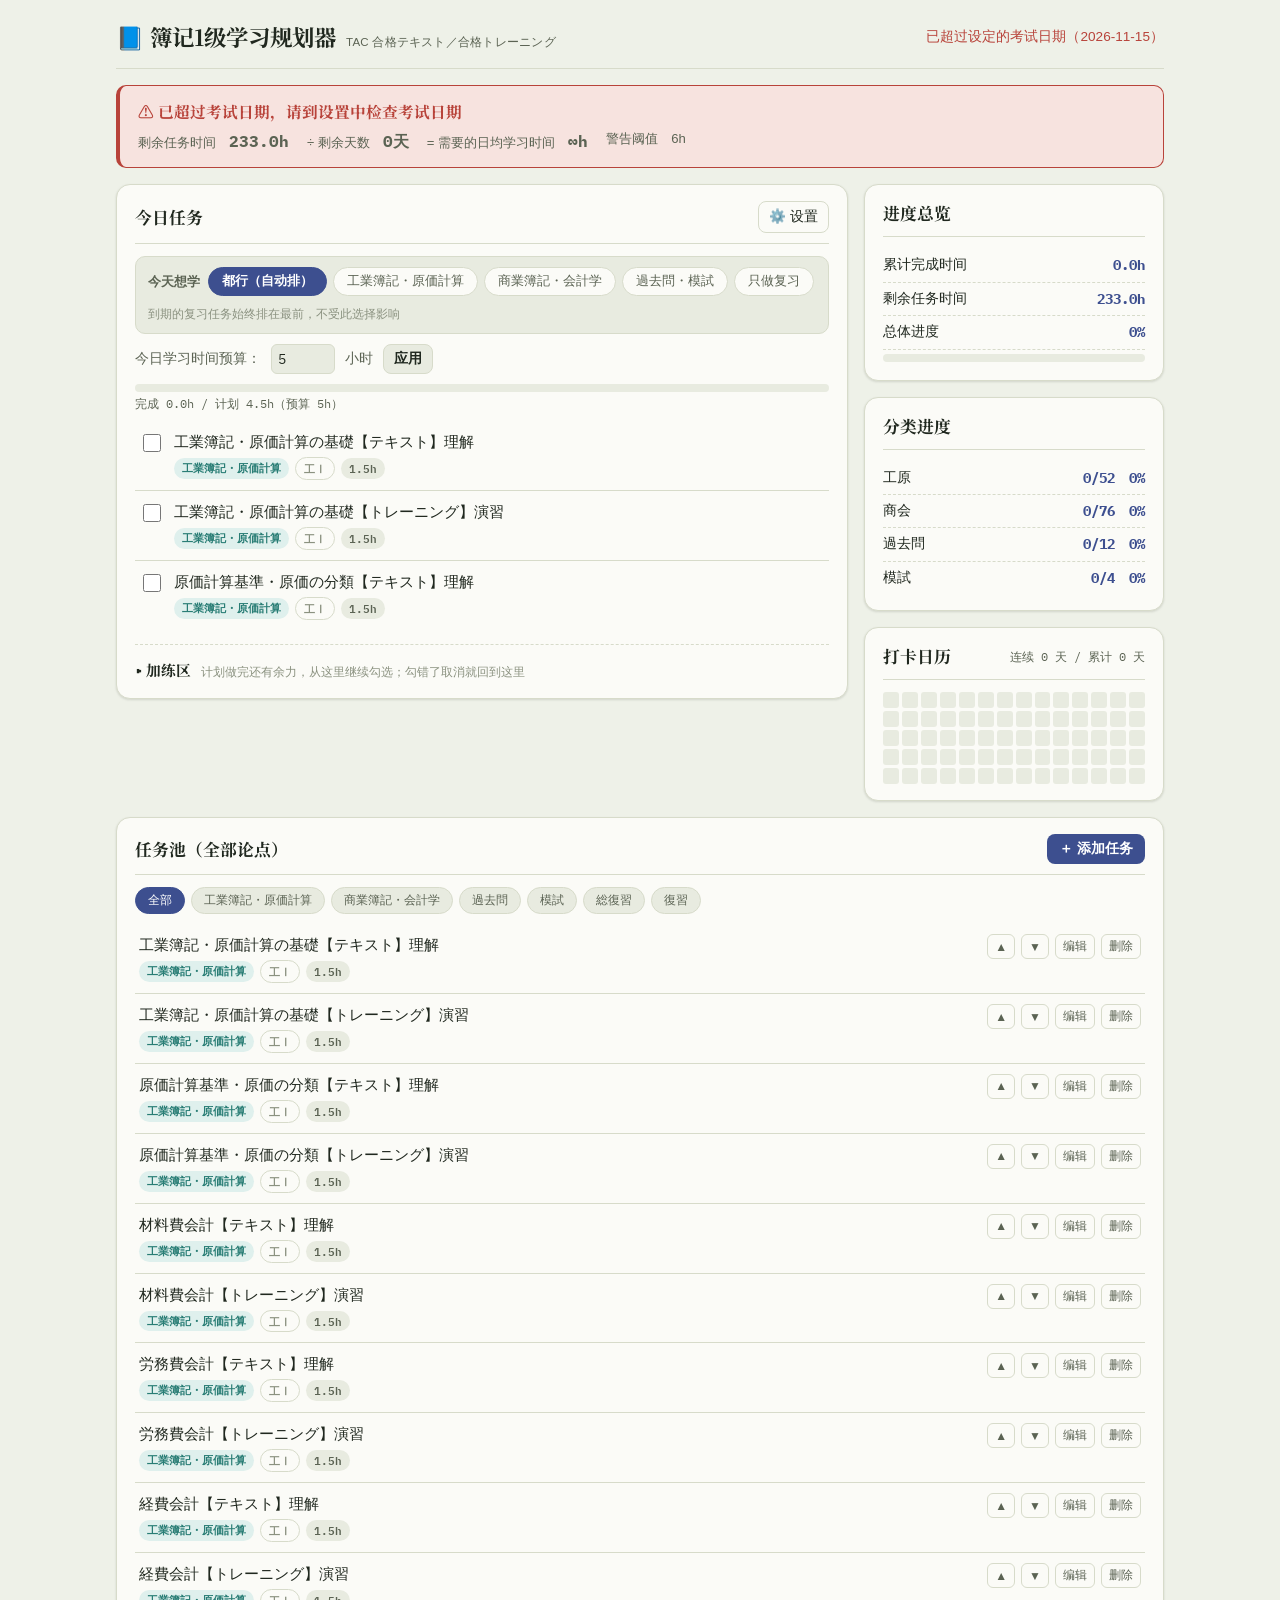
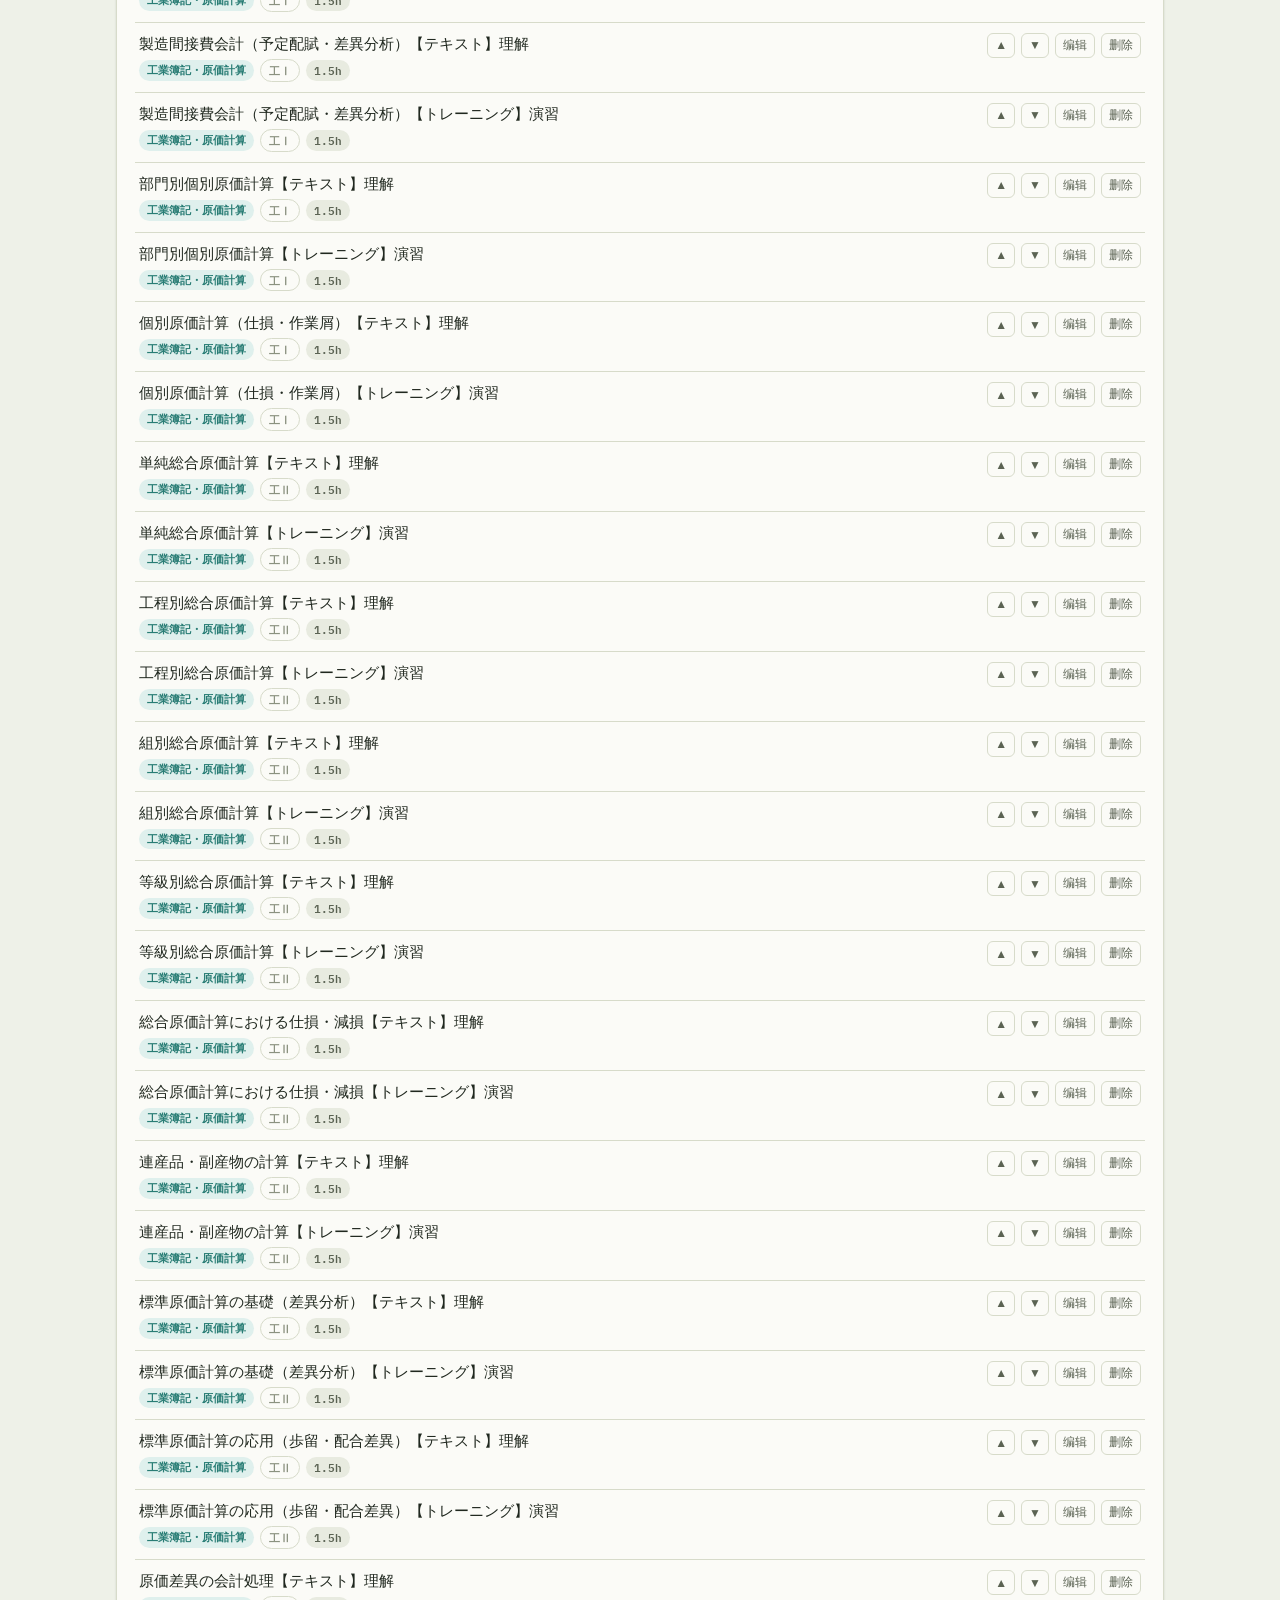
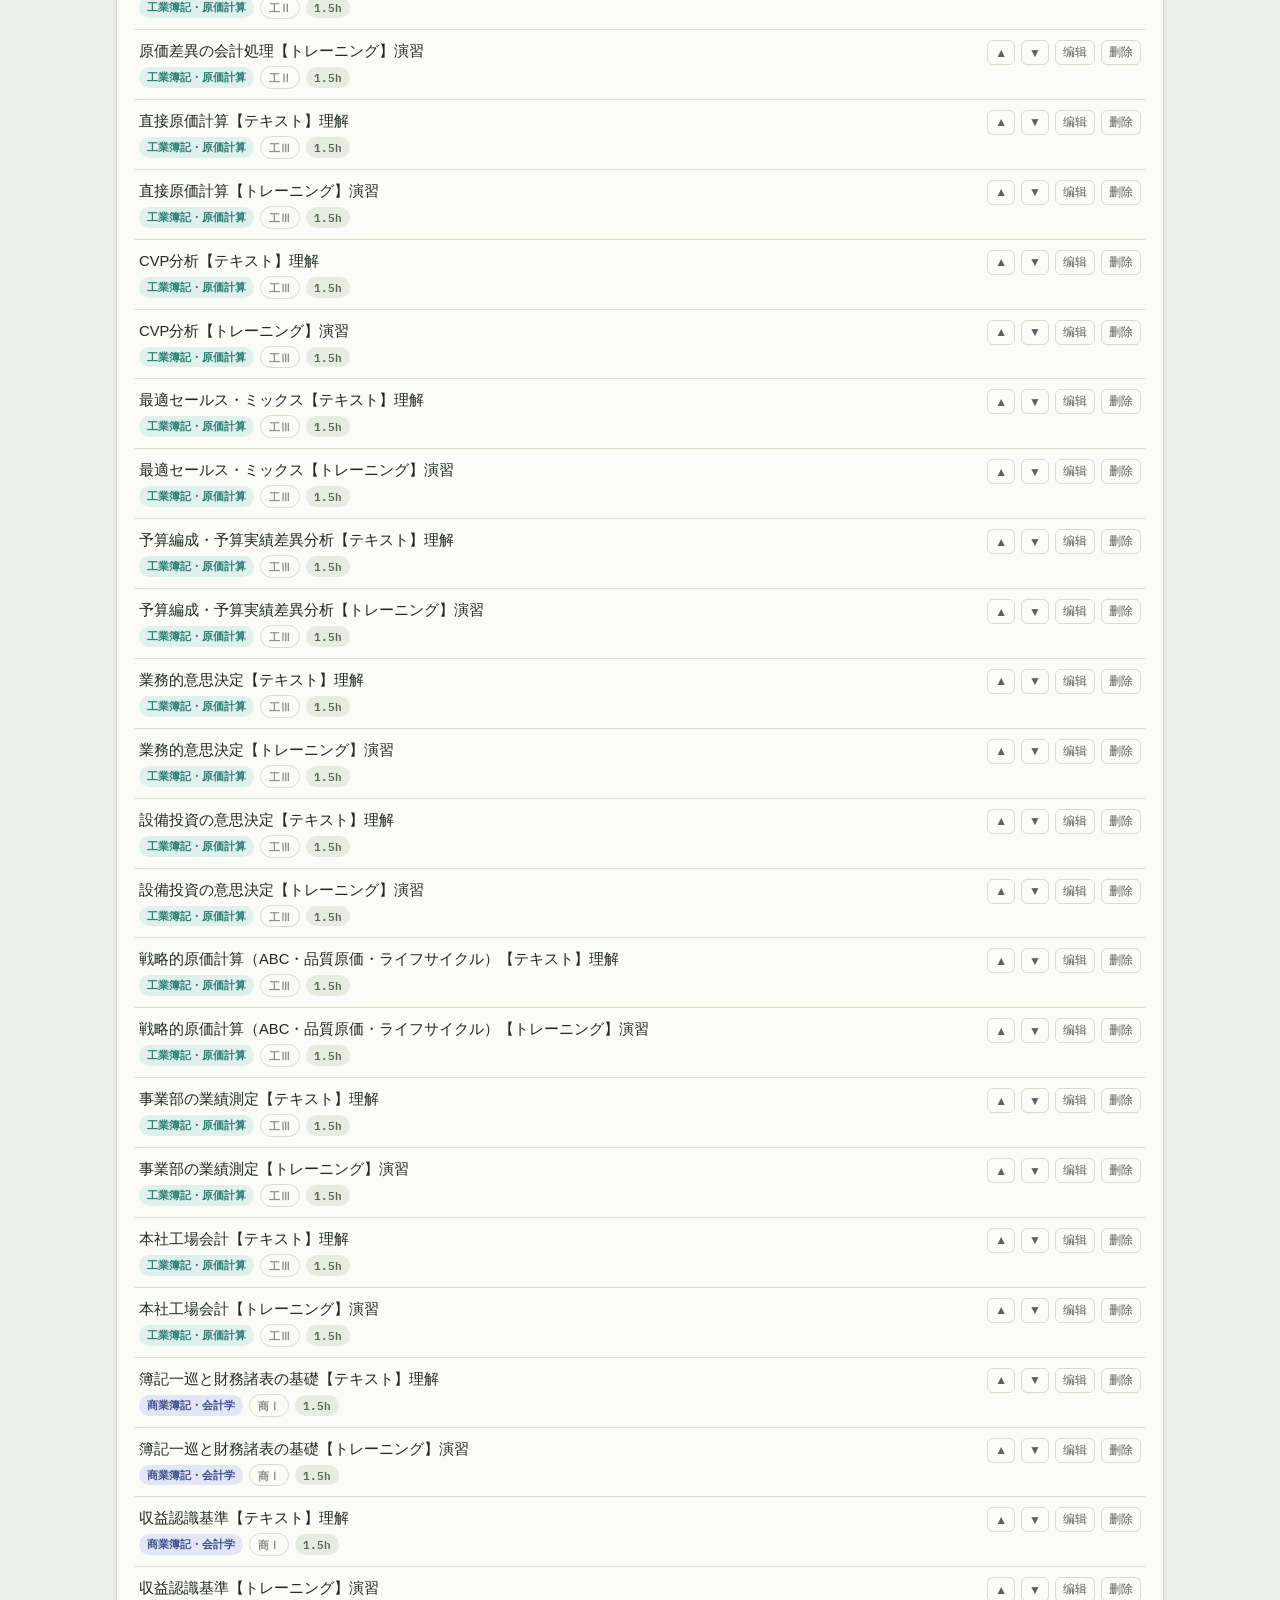
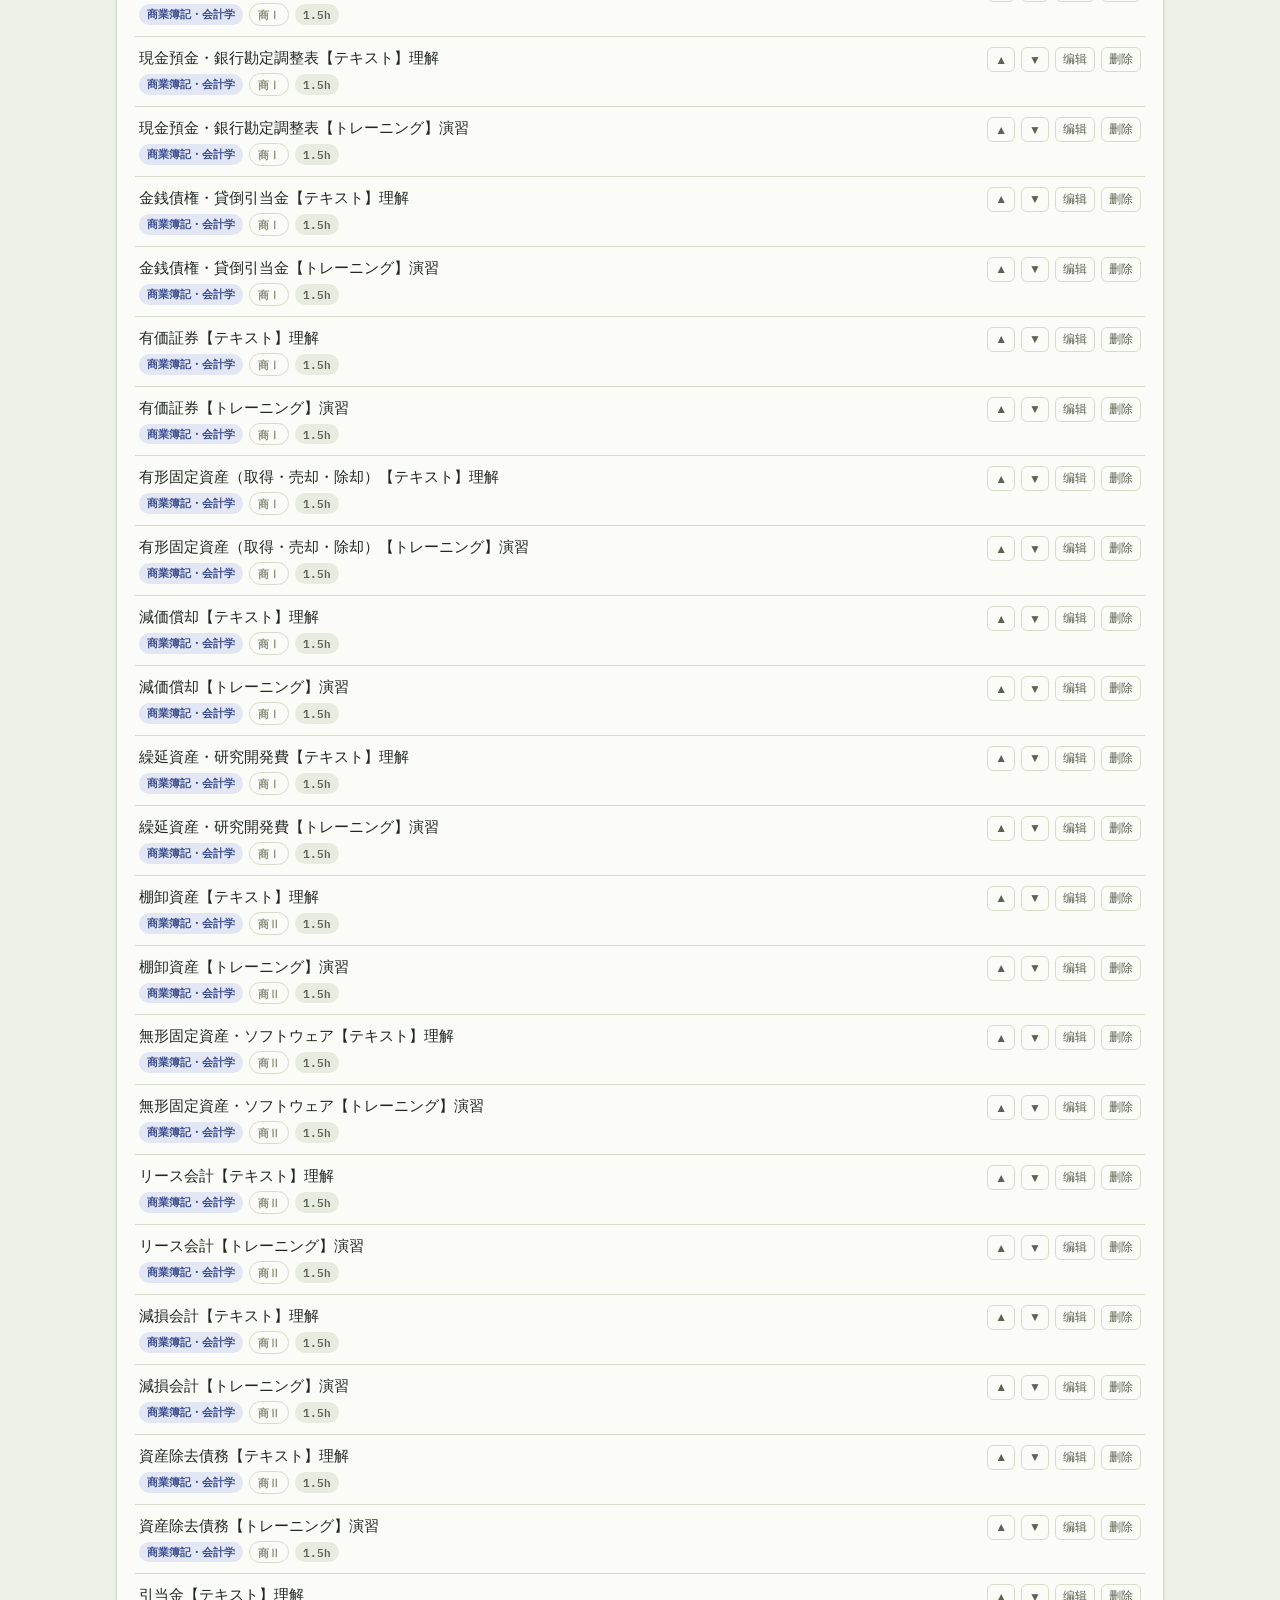
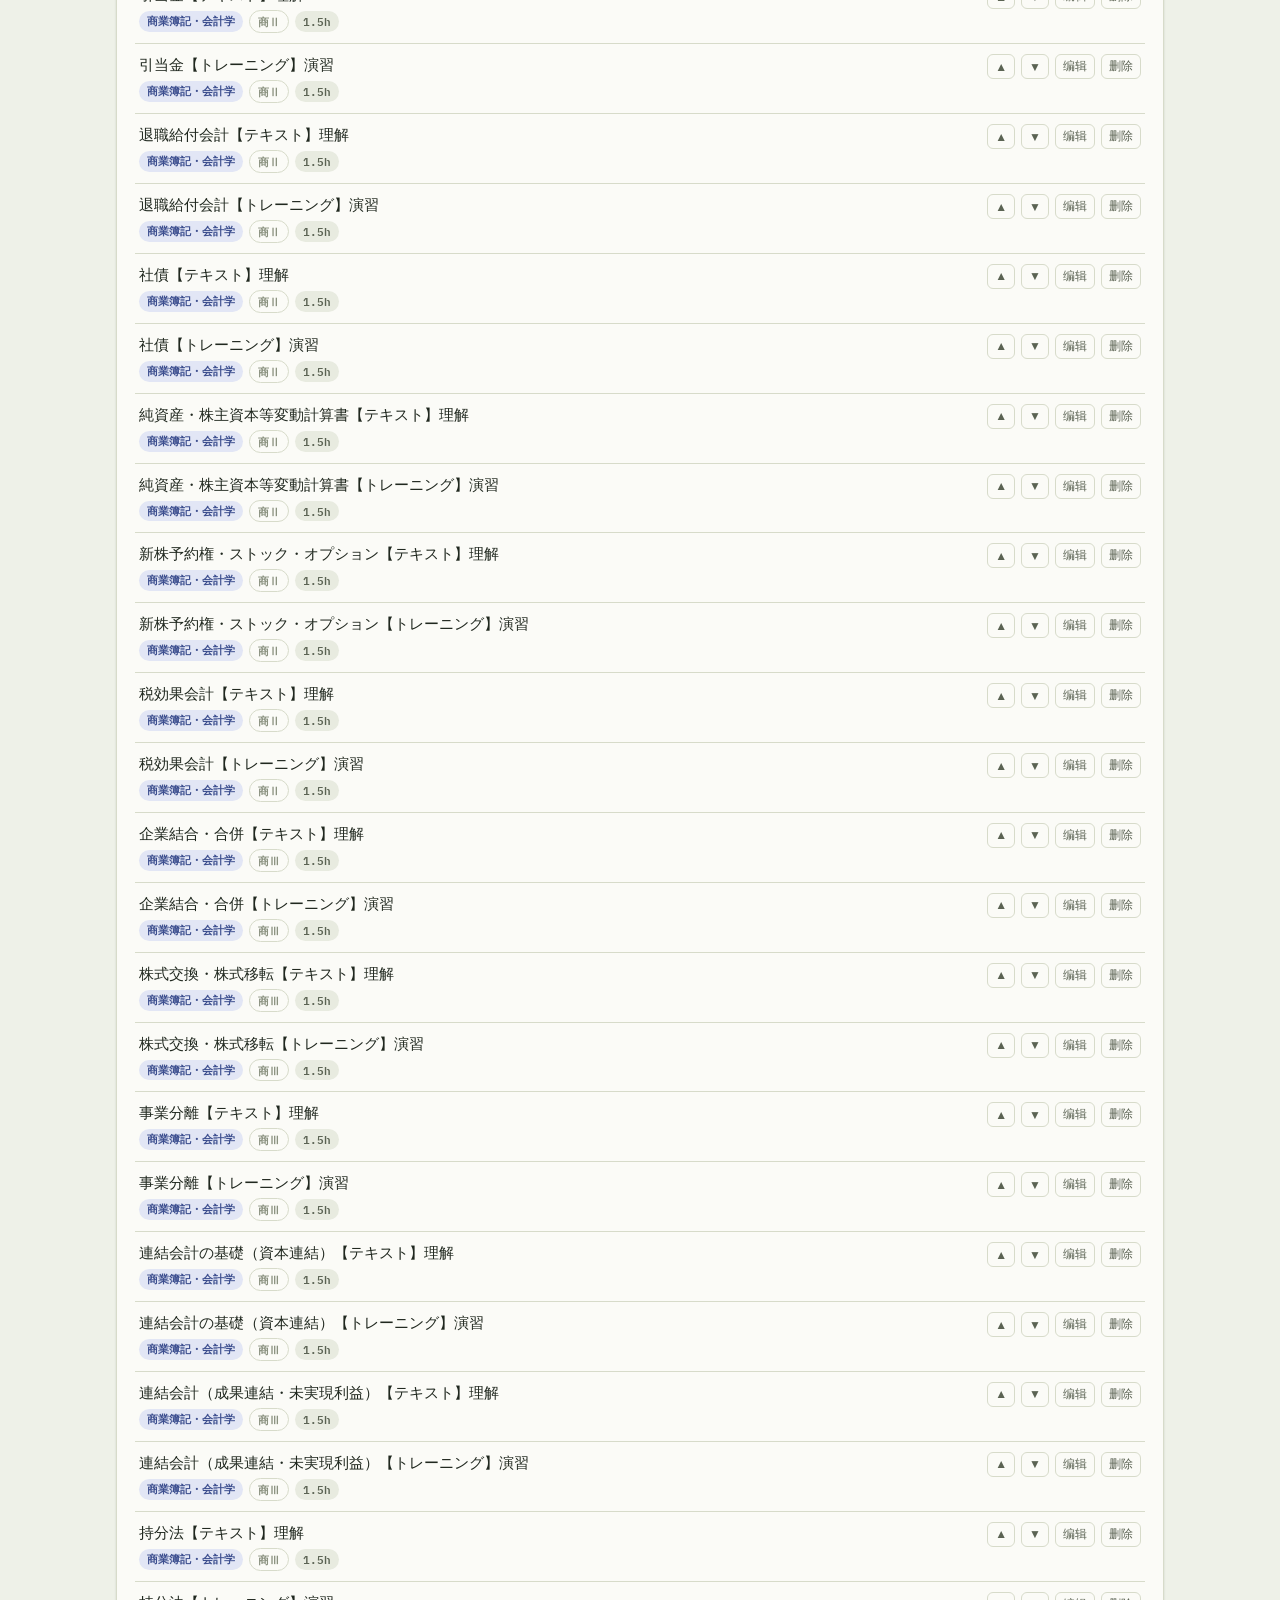
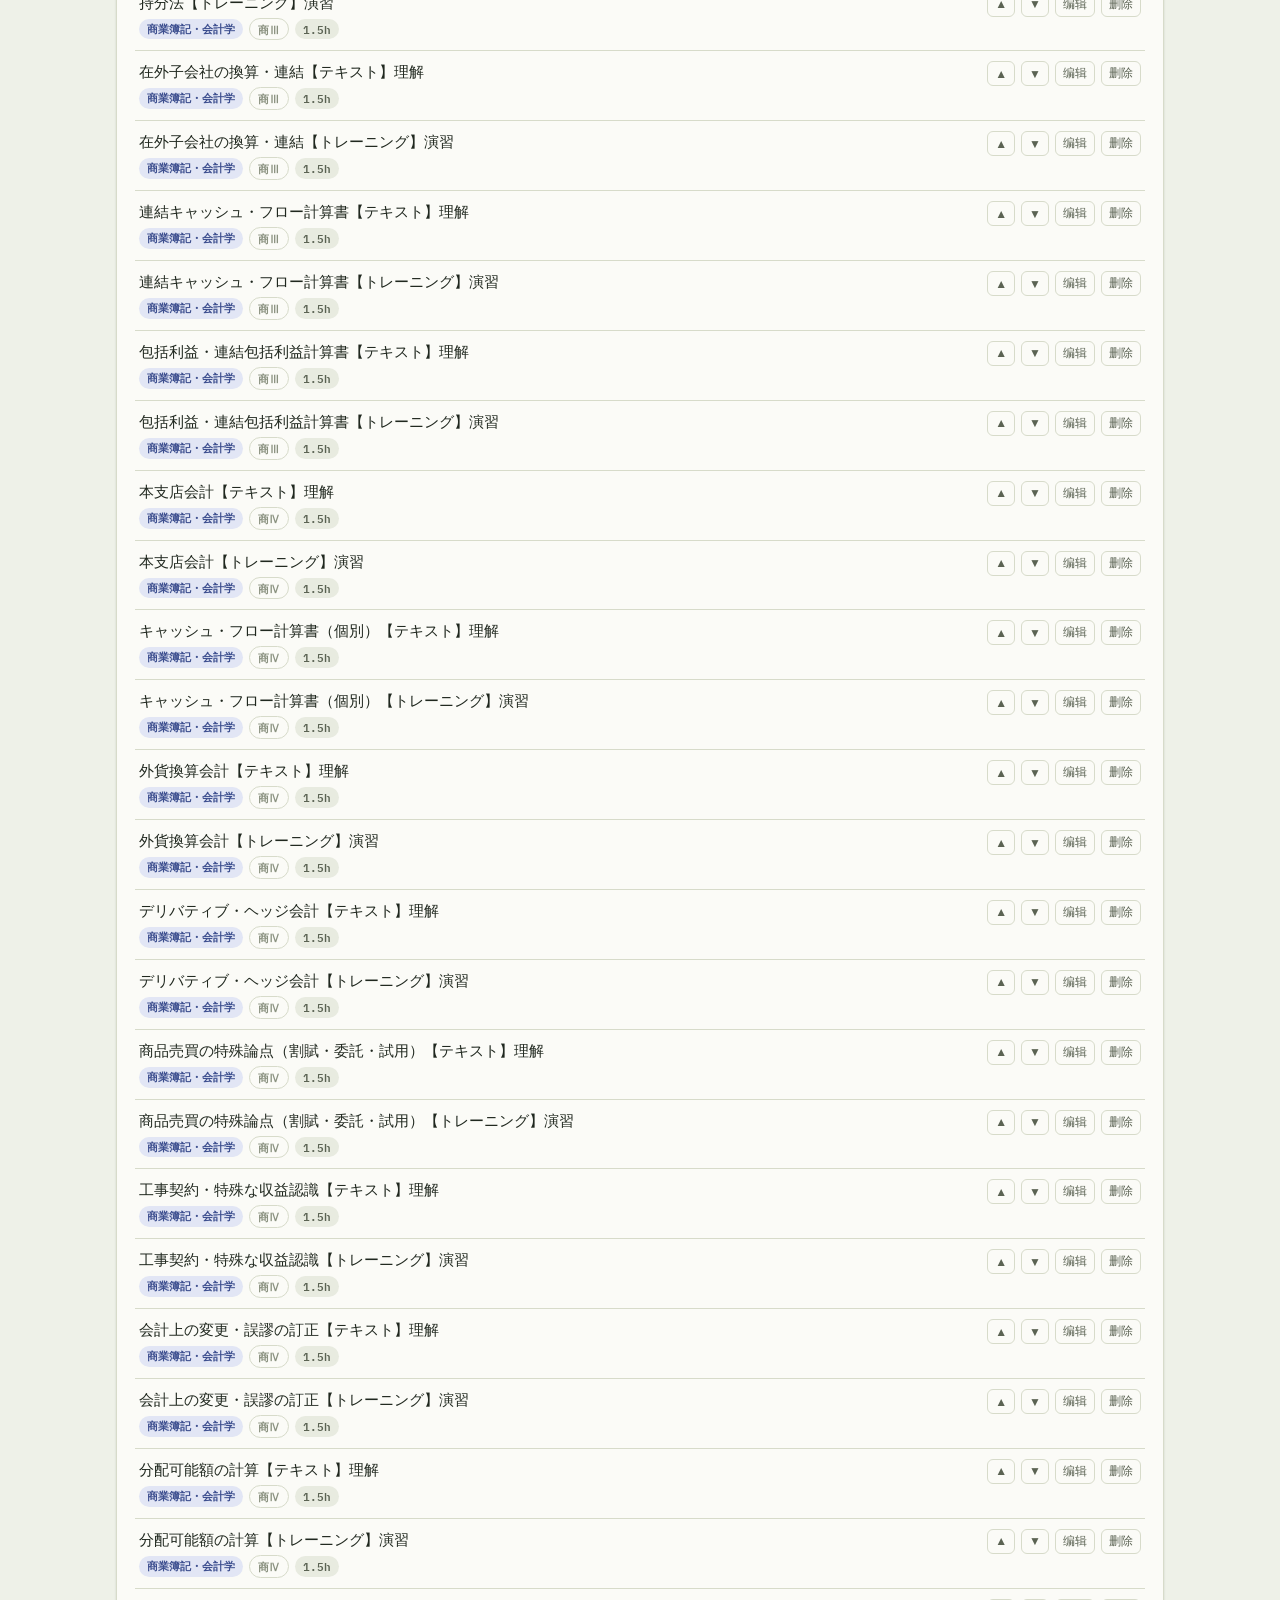
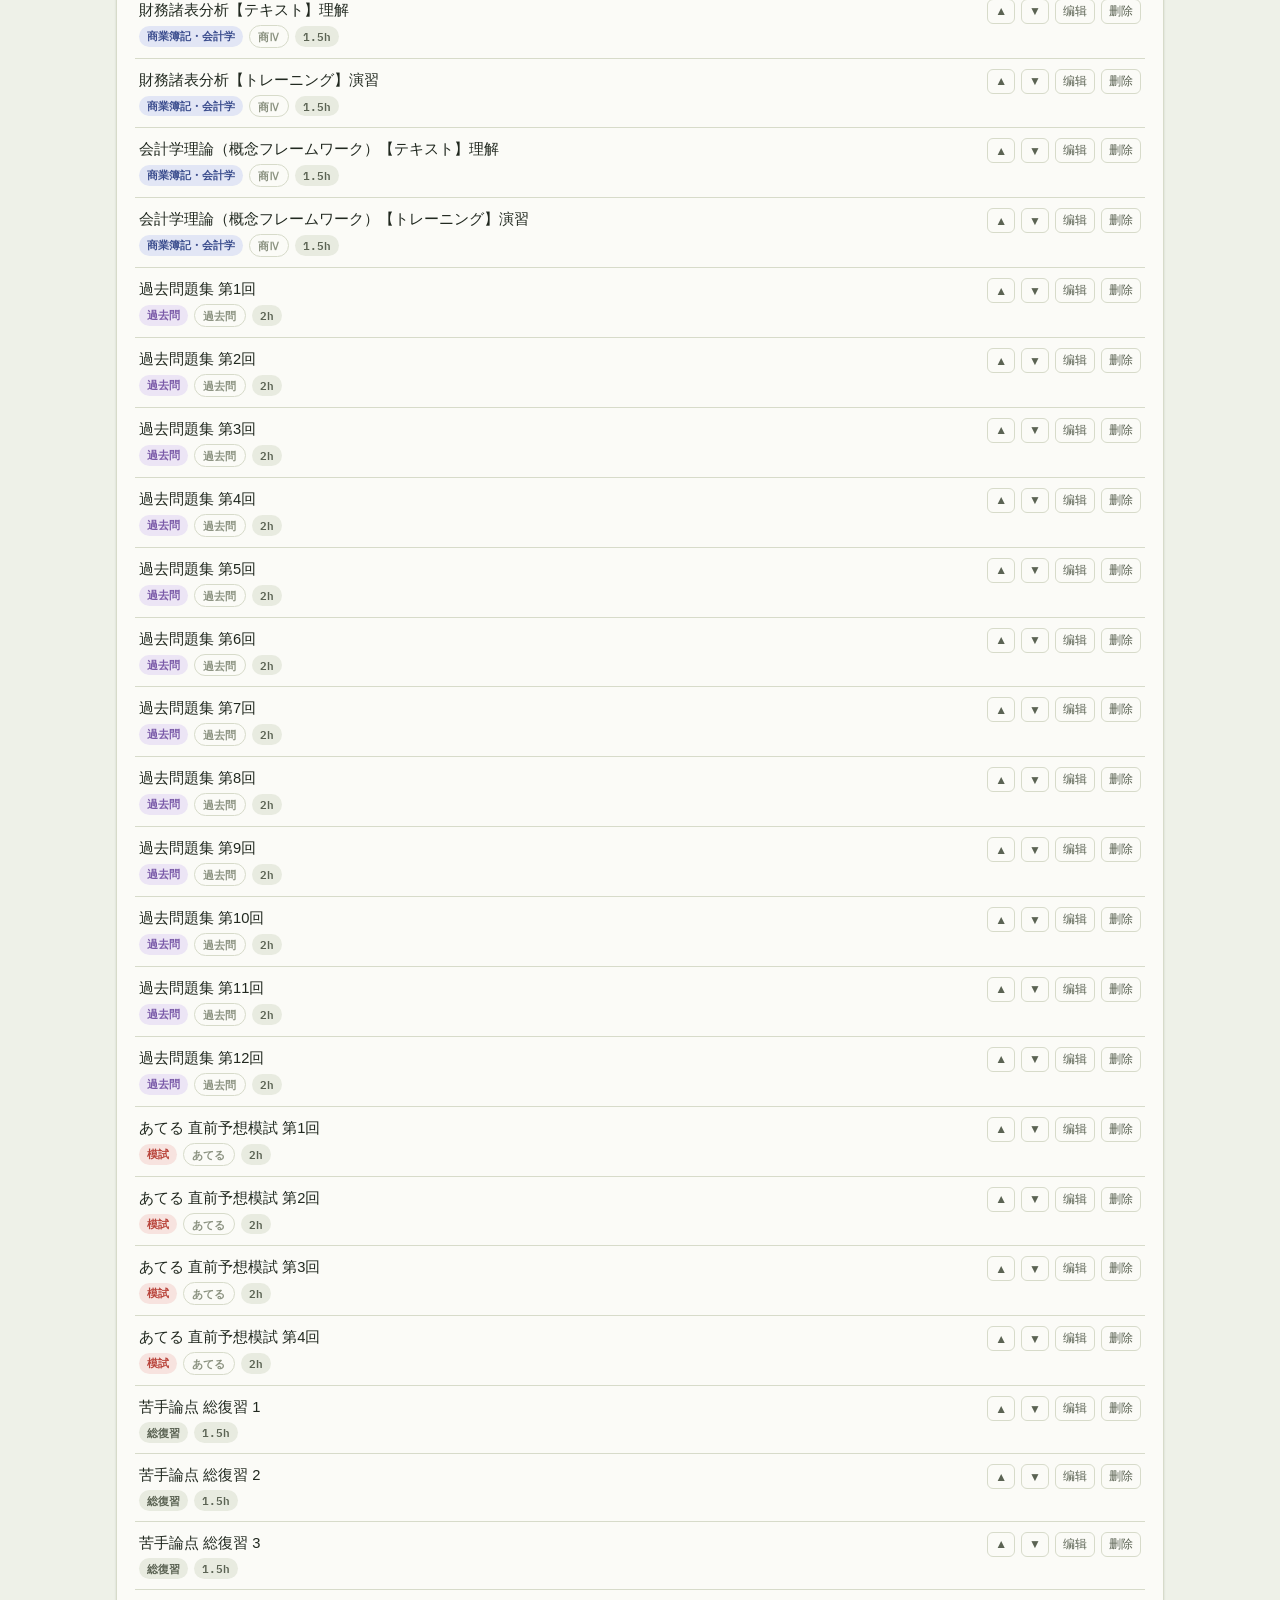
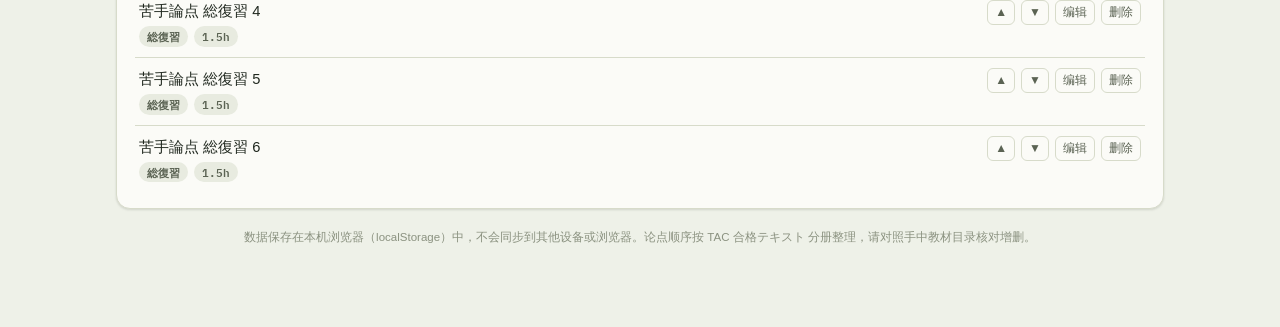
<file: index.html>
<!DOCTYPE html>
<html lang="zh-CN">
<head>
<meta charset="UTF-8">
<meta name="viewport" content="width=device-width, initial-scale=1.0">
<title>簿记1级学习规划器（TAC）</title>
<link rel="preconnect" href="https://fonts.googleapis.com">
<link rel="preconnect" href="https://fonts.gstatic.com" crossorigin>
<link href="https://fonts.googleapis.com/css2?family=Noto+Serif+SC:wght@600;700&family=IBM+Plex+Mono:wght@500;600&display=swap" rel="stylesheet">
<style>
  :root{
    /* ledger paper */
    --bg:#eef1e8; --surface:#fbfbf7; --surface-2:#e8ebe0; --border:#d7dbca;
    --text:#20281f; --text-dim:#5b6353; --text-faint:#8b9280;
    /* fountain-pen ink accent (interactive) */
    --accent:#3d4f8f; --accent-dim:#e2e6f5;
    /* semantic: kept independent of the accent hue */
    --ok:#2f8f5b; --ok-bg:#e2f2e6;
    --warn:#a8791f; --warn-bg:#f6ecd4;
    --danger:#b8433a; --danger-bg:#f7e3df;
    /* category tags */
    --purple:#7a5aa8; --purple-bg:#ece5f5;
    --teal:#297d75; --teal-bg:#dff0ed;
    --shadow: 0 1px 3px rgba(30,35,20,0.08), 0 1px 2px rgba(30,35,20,0.06);
    --font-display:"Noto Serif SC","Hiragino Mincho ProN","Songti SC",serif;
    --font-body:-apple-system,BlinkMacSystemFont,"Segoe UI","PingFang SC","Hiragino Sans","Noto Sans SC","Noto Sans JP",Roboto,sans-serif;
    --font-mono:"IBM Plex Mono","SFMono-Regular",Consolas,monospace;
  }
  @media (prefers-color-scheme: dark){
    :root:not([data-theme="light"]){
      --bg:#12160f; --surface:#181d14; --surface-2:#20261a; --border:#333c28;
      --text:#e7ecdf; --text-dim:#a7b09a; --text-faint:#707963;
      --accent:#8fa3f2; --accent-dim:#232a4a;
      --ok:#5fd68c; --ok-bg:#173324;
      --warn:#f0c15a; --warn-bg:#3a2f10;
      --danger:#ff8a80; --danger-bg:#3a1917;
      --purple:#c3aeee; --purple-bg:#2a2140;
      --teal:#6fd4c7; --teal-bg:#0f2f2b;
      --shadow: 0 1px 3px rgba(0,0,0,0.4), 0 1px 2px rgba(0,0,0,0.3);
    }
  }
  :root[data-theme="dark"]{
    --bg:#12160f; --surface:#181d14; --surface-2:#20261a; --border:#333c28;
    --text:#e7ecdf; --text-dim:#a7b09a; --text-faint:#707963;
    --accent:#8fa3f2; --accent-dim:#232a4a;
    --ok:#5fd68c; --ok-bg:#173324;
    --warn:#f0c15a; --warn-bg:#3a2f10;
    --danger:#ff8a80; --danger-bg:#3a1917;
    --purple:#c3aeee; --purple-bg:#2a2140;
    --teal:#6fd4c7; --teal-bg:#0f2f2b;
    --shadow: 0 1px 3px rgba(0,0,0,0.4), 0 1px 2px rgba(0,0,0,0.3);
  }
  *{box-sizing:border-box;}
  body{
    margin:0; background:var(--bg); color:var(--text);
    font-family:var(--font-body);
    line-height:1.5;
  }
  .wrap{max-width:1080px; margin:0 auto; padding:20px 16px 80px;}
  header.top{display:flex; align-items:center; justify-content:space-between; gap:12px; flex-wrap:wrap; margin-bottom:16px; border-bottom:1px solid var(--border); padding-bottom:14px;}
  header.top h1{font-family:var(--font-display); font-weight:700; font-size:1.4rem; margin:0; display:flex; align-items:baseline; gap:10px; text-wrap:balance;}
  header.top h1 .sub{font-family:var(--font-body); font-size:0.72rem; font-weight:400; color:var(--text-dim); letter-spacing:0.02em;}
  .countdown{font-size:0.85rem; color:var(--text-dim); display:flex; align-items:center; gap:10px;}
  .countdown b{font-family:var(--font-mono); font-variant-numeric:tabular-nums; color:var(--accent); font-size:1.1rem; font-weight:600;}
  .icon-btn{
    background:var(--surface); border:1px solid var(--border); color:var(--text);
    border-radius:8px; padding:6px 10px; cursor:pointer; font-size:0.85rem;
  }
  .icon-btn:hover{border-color:var(--accent);}
  .card{
    background:var(--surface); border:1px solid var(--border); border-radius:14px;
    padding:16px 18px; margin-bottom:16px; box-shadow:var(--shadow);
  }
  .card h2{font-family:var(--font-display); font-weight:700; font-size:1.05rem; margin:0 0 12px; padding-bottom:10px; border-bottom:1px solid var(--border); display:flex; align-items:center; justify-content:space-between; gap:8px;}
  .card h2 .actions{display:flex; gap:6px; font-weight:400; font-family:var(--font-body);}
  .warn-banner{
    border-radius:10px; padding:14px 18px; margin-bottom:16px; font-size:0.9rem;
    border:1px solid var(--border); border-left:4px solid currentColor;
  }
  .warn-banner.ok{background:var(--ok-bg); color:var(--ok); border-color:var(--ok);}
  .warn-banner.caution{background:var(--warn-bg); color:var(--warn); border-color:var(--warn);}
  .warn-banner.danger{background:var(--danger-bg); color:var(--danger); border-color:var(--danger);}
  .warn-banner .metrics{display:flex; flex-wrap:wrap; gap:6px 18px; margin-top:6px; font-size:0.82rem; color:var(--text-dim);}
  .warn-banner b{font-family:var(--font-mono); font-variant-numeric:tabular-nums; font-size:1rem;}
  .warn-banner .headline{font-family:var(--font-display); font-weight:700; font-size:0.98rem;}
  .grid2{display:grid; grid-template-columns:1fr 300px; gap:16px;}
  @media (max-width:800px){ .grid2{grid-template-columns:1fr;} }
  .focus-row{
    display:flex; align-items:center; gap:8px; flex-wrap:wrap;
    padding:10px 12px; margin-bottom:10px; border-radius:10px;
    background:var(--surface-2); border:1px solid var(--border);
  }
  .focus-label{font-size:0.8rem; color:var(--text-dim); font-weight:600; white-space:nowrap;}
  .focus-chips{display:flex; gap:6px; flex-wrap:wrap;}
  .focus-chips button{
    background:var(--surface); border:1px solid var(--border); color:var(--text-dim);
    border-radius:99px; padding:5px 13px; font-size:0.8rem; cursor:pointer;
    font-family:var(--font-body); transition:background .15s, color .15s, border-color .15s;
  }
  .focus-chips button:hover{border-color:var(--accent); color:var(--accent);}
  .focus-chips button.active{background:var(--accent); color:#fff; border-color:var(--accent); font-weight:600;}
  .focus-chips button:focus-visible, .tabs button:focus-visible, .btn:focus-visible,
  .icon-btn:focus-visible, .task-actions button:focus-visible{
    outline:2px solid var(--accent); outline-offset:2px;
  }
  .focus-note{font-size:0.72rem; color:var(--text-faint); width:100%; margin-top:2px;}
  .budget-row{display:flex; align-items:center; gap:10px; flex-wrap:wrap; margin-bottom:10px; font-size:0.85rem; color:var(--text-dim);}
  .budget-row input[type=number]{
    width:64px; padding:5px 6px; border-radius:6px; border:1px solid var(--border);
    background:var(--surface-2); color:var(--text); font-size:0.85rem;
    font-family:var(--font-mono);
  }
  .progress-bar{height:8px; border-radius:5px; background:var(--surface-2); overflow:hidden; margin:4px 0 2px;}
  .progress-bar>div{height:100%; background:var(--accent); border-radius:5px; transition:width .3s;}
  .task-row{
    display:flex; align-items:flex-start; gap:10px; padding:10px 4px; border-bottom:1px solid var(--border);
  }
  .task-row:last-child{border-bottom:none;}
  .task-row.done{opacity:0.55;}
  .task-row.done .task-title{text-decoration:line-through;}
  .task-row input[type=checkbox]{margin-top:3px; width:18px; height:18px; accent-color:var(--accent); cursor:pointer; flex-shrink:0;}
  .task-main{flex:1; min-width:0;}
  .task-title{font-size:0.92rem; word-break:break-word;}
  .task-meta{display:flex; gap:6px; flex-wrap:wrap; margin-top:4px; align-items:center;}
  .tag{
    font-size:0.7rem; padding:2px 8px; border-radius:99px; font-weight:600; white-space:nowrap;
  }
  .tag.cb{background:var(--accent-dim); color:var(--accent);}
  .tag.ca{background:var(--teal-bg); color:var(--teal);}
  .tag.past{background:var(--purple-bg); color:var(--purple);}
  .tag.mock{background:var(--danger-bg); color:var(--danger);}
  .tag.review-total{background:var(--warn-bg); color:var(--warn); font-family:var(--font-mono);}
  .tag.default{background:var(--surface-2); color:var(--text-dim); font-family:var(--font-mono);}
  .tag.est{background:var(--surface-2); color:var(--text-dim); font-family:var(--font-mono); font-variant-numeric:tabular-nums;}
  .tag.book{background:transparent; color:var(--text-faint); border:1px solid var(--border); font-family:var(--font-mono); letter-spacing:0.02em;}
  .tag.pr-high{background:var(--danger-bg); color:var(--danger);}
  .tag.pr-mid{background:var(--surface-2); color:var(--text-dim);}
  .tag.pr-low{background:var(--surface-2); color:var(--text-faint);}
  .tag.locked{background:var(--surface-2); color:var(--text-faint); font-family:var(--font-mono);}
  .tag.extra{background:transparent; border:1px dashed var(--ok); color:var(--ok);}
  .today-clear{
    display:flex; align-items:center; gap:8px; margin-top:10px;
    padding:8px 12px; border-radius:8px; font-size:0.82rem;
    background:var(--ok-bg); color:var(--ok); border:1px solid var(--ok);
  }
  .extra-section{margin-top:14px; padding-top:12px; border-top:1px dashed var(--border);}
  .extra-head{display:flex; align-items:baseline; gap:10px; flex-wrap:wrap;}
  .extra-toggle{
    background:none; border:none; padding:2px 0; cursor:pointer;
    font-family:var(--font-display); font-weight:700; font-size:0.92rem; color:var(--text);
  }
  .extra-toggle:hover{color:var(--accent);}
  .extra-toggle:focus-visible{outline:2px solid var(--accent); outline-offset:2px; border-radius:4px;}
  .extra-hint{font-size:0.72rem; color:var(--text-faint);}
  .task-actions{display:flex; gap:6px; flex-shrink:0;}
  .task-actions button{
    background:none; border:1px solid var(--border); color:var(--text-dim); border-radius:6px;
    padding:3px 7px; font-size:0.75rem; cursor:pointer;
  }
  .task-actions button:hover{border-color:var(--accent); color:var(--accent);}
  .empty-hint{color:var(--text-faint); font-size:0.85rem; padding:14px 4px; text-align:center;}
  .tabs{display:flex; gap:6px; flex-wrap:wrap; margin-bottom:10px;}
  .tabs button{
    background:var(--surface-2); border:1px solid var(--border); color:var(--text-dim);
    border-radius:99px; padding:4px 12px; font-size:0.78rem; cursor:pointer;
  }
  .tabs button.active{background:var(--accent); color:#fff; border-color:var(--accent);}
  .stat-box{display:flex; justify-content:space-between; font-size:0.85rem; padding:6px 0; border-bottom:1px dashed var(--border);}
  .stat-box:last-child{border-bottom:none;}
  .stat-box b{color:var(--accent); font-family:var(--font-mono); font-variant-numeric:tabular-nums;}
  .heatmap{display:grid; grid-template-columns:repeat(14,1fr); gap:3px; margin-top:8px;}
  .heat-cell{aspect-ratio:1; border-radius:3px; background:var(--surface-2);}
  .heat-cell.l1{background:var(--accent-dim);}
  .heat-cell.l2{background:var(--accent); opacity:0.55;}
  .heat-cell.l3{background:var(--accent);}
  .btn{
    background:var(--accent); color:#fff; border:none; border-radius:8px; padding:8px 14px;
    font-size:0.85rem; cursor:pointer; font-weight:600;
  }
  .btn.secondary{background:var(--surface-2); color:var(--text); border:1px solid var(--border);}
  .btn.danger{background:var(--danger); color:#fff;}
  .btn:hover{filter:brightness(1.08);}
  .modal-backdrop{
    position:fixed; inset:0; background:rgba(10,14,25,0.5); display:none;
    align-items:center; justify-content:center; z-index:50; padding:16px;
  }
  .modal-backdrop.open{display:flex;}
  .modal{
    background:var(--surface); border-radius:14px; padding:20px; width:100%; max-width:420px;
    box-shadow:var(--shadow); border:1px solid var(--border); max-height:90vh; overflow-y:auto;
  }
  .modal h3{margin-top:0; font-family:var(--font-display); font-weight:700;}
  .field{margin-bottom:12px;}
  .field label{display:block; font-size:0.78rem; color:var(--text-dim); margin-bottom:4px;}
  .field input, .field select{
    width:100%; padding:8px 10px; border-radius:8px; border:1px solid var(--border);
    background:var(--surface-2); color:var(--text); font-size:0.88rem;
  }
  .modal-actions{display:flex; justify-content:flex-end; gap:8px; margin-top:16px;}
  .toast{
    position:fixed; bottom:20px; left:50%; transform:translateX(-50%);
    background:var(--text); color:var(--bg); padding:10px 18px; border-radius:99px;
    font-size:0.85rem; box-shadow:var(--shadow); opacity:0; pointer-events:none; transition:opacity .25s, bottom .25s;
    z-index:100; white-space:nowrap; max-width:90vw; overflow:hidden; text-overflow:ellipsis;
  }
  .toast.show{opacity:1; bottom:34px;}
  @media (prefers-reduced-motion: reduce){
    *{transition:none !important; animation:none !important;}
  }
  .footnote{font-size:0.72rem; color:var(--text-faint); text-align:center; margin-top:20px;}
</style>
</head>
<body>
<div class="wrap">

  <header class="top">
    <h1>📘 簿记1级学习规划器 <span class="sub">TAC 合格テキスト／合格トレーニング</span></h1>
    <div class="countdown" id="countdownBox"></div>
  </header>

  <div id="warnBanner" class="warn-banner ok"></div>

  <div class="grid2">
    <div>
      <div class="card">
        <h2>今日任务 <span class="actions">
          <button class="icon-btn" id="settingsBtn">⚙️ 设置</button>
        </span></h2>

        <div class="focus-row">
          <span class="focus-label">今天想学</span>
          <div class="focus-chips" id="focusChips"></div>
          <div class="focus-note" id="focusNote"></div>
        </div>

        <div class="budget-row">
          今日学习时间预算：
          <input type="number" id="budgetInput" min="0" step="0.5">
          小时
          <button class="btn secondary" id="applyBudgetBtn" style="padding:5px 10px;">应用</button>
        </div>
        <div class="progress-bar"><div id="todayProgressBar" style="width:0%"></div></div>
        <div style="font-size:0.78rem; color:var(--text-dim); font-family:var(--font-mono);" id="todaySummary"></div>
        <div id="todayList" style="margin-top:8px;"></div>
        <div id="todayClear"></div>
        <div id="extraSection" class="extra-section"></div>
      </div>
    </div>

    <div>
      <div class="card">
        <h2>进度总览</h2>
        <div class="stat-box"><span>累计完成时间</span><b id="statDoneHours">0h</b></div>
        <div class="stat-box"><span>剩余任务时间</span><b id="statRemainHours">0h</b></div>
        <div class="stat-box"><span>总体进度</span><b id="statProgressPct">0%</b></div>
        <div class="progress-bar"><div id="overallProgressBar" style="width:0%; background:var(--ok);"></div></div>
      </div>
      <div class="card">
        <h2>分类进度</h2>
        <div id="catProgress"></div>
      </div>
      <div class="card">
        <h2>打卡日历 <span class="actions" style="font-size:0.75rem; color:var(--text-dim); font-weight:400; font-family:var(--font-mono);" id="streakLabel"></span></h2>
        <div class="heatmap" id="heatmap"></div>
      </div>
    </div>
  </div>

  <div class="card">
    <h2>任务池（全部论点）<span class="actions">
      <button class="btn" id="addTaskBtn" style="padding:6px 12px;">＋ 添加任务</button>
    </span></h2>
    <div class="tabs" id="categoryTabs"></div>
    <div id="poolList"></div>
  </div>

  <div class="footnote">数据保存在本机浏览器（localStorage）中，不会同步到其他设备或浏览器。论点顺序按 TAC 合格テキスト 分册整理，请对照手中教材目录核对增删。</div>
</div>

<div class="modal-backdrop" id="settingsModal">
  <div class="modal">
    <h3>⚙️ 设置</h3>
    <div class="field">
      <label>考试日期（请核实，可修改）</label>
      <input type="date" id="s_examDate">
    </div>
    <div class="field">
      <label>每日默认学习时间（小时）</label>
      <input type="number" id="s_dailyHours" min="0.5" step="0.5">
    </div>
    <div class="field">
      <label>警告阈值：日均所需学习时间超过此值时红字警告（小时）</label>
      <input type="number" id="s_warnThreshold" min="1" step="0.5">
    </div>
    <div class="modal-actions">
      <button class="btn danger" id="resetAllBtn" style="margin-right:auto;">清除全部数据</button>
      <button class="btn secondary" id="settingsCancel">取消</button>
      <button class="btn" id="settingsSave">保存</button>
    </div>
  </div>
</div>

<div class="modal-backdrop" id="taskModal">
  <div class="modal">
    <h3 id="taskModalTitle">添加任务</h3>
    <input type="hidden" id="t_id">
    <div class="field">
      <label>标题</label>
      <input type="text" id="t_title" placeholder="例：連結会計の基礎（資本連結）【トレーニング】演習">
    </div>
    <div class="field">
      <label>分类</label>
      <select id="t_category">
        <option value="工業簿記・原価計算">工業簿記・原価計算</option>
        <option value="商業簿記・会計学">商業簿記・会計学</option>
        <option value="過去問">過去問</option>
        <option value="模試">模試</option>
        <option value="総復習">総復習</option>
      </select>
    </div>
    <div class="field">
      <label>教材分册（可留空，例：工Ⅰ / 商Ⅲ）</label>
      <input type="text" id="t_book" placeholder="工Ⅰ">
    </div>
    <div class="field">
      <label>预计用时（小时）</label>
      <input type="number" id="t_est" min="0.5" step="0.5" value="1.5">
    </div>
    <div class="field">
      <label>优先级（仅作标签展示，实际顺序用▲▼调整）</label>
      <select id="t_priority">
        <option value="high">高</option>
        <option value="mid" selected>中</option>
        <option value="low">低</option>
      </select>
    </div>
    <div class="modal-actions">
      <button class="btn secondary" id="taskCancel">取消</button>
      <button class="btn" id="taskSave">保存</button>
    </div>
  </div>
</div>

<div class="toast" id="toast"></div>

<script>
(function(){
  "use strict";
  var STORAGE_KEY = "boki1_planner_state_v2";

  var CA = "工業簿記・原価計算";
  var CB = "商業簿記・会計学";
  var REVIEW = "復習";

  // focus modes for the daily plan
  var FOCUS = [
    { key:"auto",  label:"都行（自动排）" },
    { key:"ca",    label:"工業簿記・原価計算" },
    { key:"cb",    label:"商業簿記・会計学" },
    { key:"exam",  label:"過去問・模試" },
    { key:"review",label:"只做复习" }
  ];

  function uid(){ return "t" + Date.now().toString(36) + Math.random().toString(36).slice(2,8); }
  function fmtDate(d){
    var y=d.getFullYear(), m=String(d.getMonth()+1).padStart(2,"0"), dd=String(d.getDate()).padStart(2,"0");
    return y+"-"+m+"-"+dd;
  }
  function todayStr(){ return fmtDate(new Date()); }
  function addDays(dateStr, n){
    var d = new Date(dateStr+"T00:00:00");
    d.setDate(d.getDate()+n);
    return fmtDate(d);
  }
  function diffDays(fromStr, toStr){
    var a = new Date(fromStr+"T00:00:00"), b = new Date(toStr+"T00:00:00");
    return Math.round((b-a)/86400000);
  }

  function catClass(cat){
    if(cat===CB) return "cb";
    if(cat===CA) return "ca";
    if(cat==="過去問") return "past";
    if(cat==="模試") return "mock";
    if(cat===REVIEW) return "review-total";
    return "default";
  }

  function makeTask(title, category, est, extra){
    var t = {
      id: uid(), title: title, category: category, book: "", estHours: est, order: 0,
      priority: "mid", status: "pending", type: "normal", reviewStage: 0,
      spawnsReview: false, parentId: null, availableDate: null, completedDate: null
    };
    return Object.assign(t, extra||{});
  }

  // ---- TAC 合格テキスト / 合格トレーニング structure ----
  // 工業簿記・原価計算 Ver.7.0 (Ⅰ〜Ⅲ), 商業簿記・会計学 Ver.17.0 (Ⅰ〜Ⅳ)
  var CA_BOOKS = [
    { book:"工Ⅰ", topics:[
      "工業簿記・原価計算の基礎","原価計算基準・原価の分類","材料費会計","労務費会計","経費会計",
      "製造間接費会計（予定配賦・差異分析）","部門別個別原価計算","個別原価計算（仕損・作業屑）"
    ]},
    { book:"工Ⅱ", topics:[
      "単純総合原価計算","工程別総合原価計算","組別総合原価計算","等級別総合原価計算",
      "総合原価計算における仕損・減損","連産品・副産物の計算",
      "標準原価計算の基礎（差異分析）","標準原価計算の応用（歩留・配合差異）","原価差異の会計処理"
    ]},
    { book:"工Ⅲ", topics:[
      "直接原価計算","CVP分析","最適セールス・ミックス","予算編成・予算実績差異分析",
      "業務的意思決定","設備投資の意思決定","戦略的原価計算（ABC・品質原価・ライフサイクル）",
      "事業部の業績測定","本社工場会計"
    ]}
  ];

  var CB_BOOKS = [
    { book:"商Ⅰ", topics:[
      "簿記一巡と財務諸表の基礎","収益認識基準","現金預金・銀行勘定調整表","金銭債権・貸倒引当金",
      "有価証券","有形固定資産（取得・売却・除却）","減価償却","繰延資産・研究開発費"
    ]},
    { book:"商Ⅱ", topics:[
      "棚卸資産","無形固定資産・ソフトウェア","リース会計","減損会計","資産除去債務",
      "引当金","退職給付会計","社債","純資産・株主資本等変動計算書",
      "新株予約権・ストック・オプション","税効果会計"
    ]},
    { book:"商Ⅲ", topics:[
      "企業結合・合併","株式交換・株式移転","事業分離","連結会計の基礎（資本連結）",
      "連結会計（成果連結・未実現利益）","持分法","在外子会社の換算・連結",
      "連結キャッシュ・フロー計算書","包括利益・連結包括利益計算書"
    ]},
    { book:"商Ⅳ", topics:[
      "本支店会計","キャッシュ・フロー計算書（個別）","外貨換算会計","デリバティブ・ヘッジ会計",
      "商品売買の特殊論点（割賦・委託・試用）","工事契約・特殊な収益認識",
      "会計上の変更・誤謬の訂正","分配可能額の計算","財務諸表分析","会計学理論（概念フレームワーク）"
    ]}
  ];

  function buildDefaultPool(){
    var pool = [];
    var order = 1;

    function addVolume(vol, cat){
      vol.topics.forEach(function(topic){
        // テキスト = understand; no auto-review (review is driven by redoing problems)
        pool.push(makeTask(topic+"【テキスト】理解", cat, 1.5, {
          order: order++, book: vol.book
        }));
        // トレーニング = practice; completing this schedules the +3/+7/+21 reviews
        pool.push(makeTask(topic+"【トレーニング】演習", cat, 1.5, {
          order: order++, book: vol.book, spawnsReview: true
        }));
      });
    }

    // 工業 first, per the user's plan for week 1
    CA_BOOKS.forEach(function(v){ addVolume(v, CA); });
    CB_BOOKS.forEach(function(v){ addVolume(v, CB); });

    for(var i=1;i<=12;i++){
      pool.push(makeTask("過去問題集 第"+i+"回", "過去問", 2, {order: order++, book:"過去問"}));
    }
    for(var j=1;j<=4;j++){
      pool.push(makeTask("あてる 直前予想模試 第"+j+"回", "模試", 2, {order: order++, book:"あてる"}));
    }
    for(var k=1;k<=6;k++){
      pool.push(makeTask("苦手論点 総復習 "+k, "総復習", 1.5, {order: order++}));
    }
    return pool;
  }

  function defaultState(){
    return {
      settings: { examDate: "2026-11-15", dailyHoursDefault: 5, warnThreshold: 6, dailyOverrides: {} },
      pool: buildDefaultPool(),
      dailyPlans: {},
      dailyFocus: {},
      dailyExtras: {}
    };
  }

  var state = null;
  function loadState(){
    try{
      var raw = localStorage.getItem(STORAGE_KEY);
      if(raw){
        state = JSON.parse(raw);
        if(!state.settings) state.settings = defaultState().settings;
        if(!state.settings.dailyOverrides) state.settings.dailyOverrides = {};
        if(!state.pool) state.pool = [];
        if(!state.dailyPlans) state.dailyPlans = {};
        if(!state.dailyFocus) state.dailyFocus = {};
        if(!state.dailyExtras) state.dailyExtras = {};
      } else {
        state = defaultState();
        saveState();
      }
    }catch(e){
      state = defaultState();
    }
  }
  function saveState(){
    try{ localStorage.setItem(STORAGE_KEY, JSON.stringify(state)); }catch(e){}
  }

  var toastTimer = null;
  function toast(msg){
    var el = document.getElementById("toast");
    el.textContent = msg;
    el.classList.add("show");
    clearTimeout(toastTimer);
    toastTimer = setTimeout(function(){ el.classList.remove("show"); }, 2600);
  }

  function findTask(id){ return state.pool.find(function(t){ return t.id===id; }); }

  // ---------- core scheduling logic ----------
  function pendingTasks(){ return state.pool.filter(function(t){ return t.status==="pending"; }); }

  function isAvailable(t, asOf){ return !t.availableDate || t.availableDate <= asOf; }

  function matchesFocus(t, focus){
    if(focus==="ca") return t.category===CA;
    if(focus==="cb") return t.category===CB;
    if(focus==="exam") return t.category==="過去問" || t.category==="模試";
    if(focus==="review") return false; // reviews are added separately
    return true; // auto
  }

  function getFocus(dateStr){
    return state.dailyFocus[dateStr] || "auto";
  }

  // Extra work done beyond today's budget, tracked separately so rebuilding
  // the plan (focus switch, budget change) never disturbs it.
  function getExtras(dateStr){ return state.dailyExtras[dateStr] || []; }

  function addExtra(taskId){
    var today = todayStr();
    if(!state.dailyExtras[today]) state.dailyExtras[today] = [];
    if(state.dailyExtras[today].indexOf(taskId) === -1) state.dailyExtras[today].push(taskId);
  }

  function removeExtra(taskId){
    var today = todayStr();
    state.dailyExtras[today] = getExtras(today).filter(function(id){ return id!==taskId; });
  }

  // Due reviews always lead the plan, whatever the focus — spaced repetition
  // breaks the moment you let it slip a day.
  function buildPlanIds(budget, asOf, focus, excludeIds){
    var exclude = excludeIds || [];
    var avail = pendingTasks().filter(function(t){
      return isAvailable(t, asOf) && exclude.indexOf(t.id) === -1;
    });

    var reviews = avail.filter(function(t){ return t.type==="review"; });
    reviews.sort(function(a,b){
      var ad = a.availableDate||"", bd = b.availableDate||"";
      if(ad!==bd) return ad<bd ? -1 : 1;
      return a.order - b.order;
    });

    var normal = avail.filter(function(t){ return t.type!=="review"; })
                      .filter(function(t){ return matchesFocus(t, focus); });
    normal.sort(function(a,b){ return a.order - b.order; });

    var queue = reviews.concat(normal);

    var ids = [], sum = 0;
    for(var i=0;i<queue.length;i++){
      var t = queue[i];
      if(ids.length===0 || sum + t.estHours <= budget + 0.001){
        ids.push(t.id);
        sum += t.estHours;
        if(sum >= budget) break;
      } else {
        break;
      }
    }
    return ids;
  }

  function getDailyBudget(dateStr){
    if(Object.prototype.hasOwnProperty.call(state.settings.dailyOverrides, dateStr)){
      return state.settings.dailyOverrides[dateStr];
    }
    return state.settings.dailyHoursDefault;
  }

  // Rebuild today's plan, but never drop a task that was already checked off today.
  function rebuildTodayPlan(){
    var today = todayStr();
    var prev = state.dailyPlans[today] || [];
    var keep = prev.filter(function(id){
      var t = findTask(id);
      return t && t.status==="done" && t.completedDate===today;
    });
    var keptHours = keep.reduce(function(s,id){
      var t = findTask(id); return s + (t ? t.estHours : 0);
    }, 0);
    var budget = Math.max(getDailyBudget(today) - keptHours, 0);
    var rest = buildPlanIds(budget, today, getFocus(today), keep.concat(getExtras(today)));
    state.dailyPlans[today] = keep.concat(rest);
    saveState();
  }

  function ensureTodayPlan(){
    var today = todayStr();
    if(!state.dailyPlans[today]){
      state.dailyPlans[today] = buildPlanIds(getDailyBudget(today), today, getFocus(today), getExtras(today));
      saveState();
    }
  }

  // Next things worth doing, once today's plan is cleared. Focus-matching
  // tasks lead, then everything else, so this list is never empty just
  // because one category ran out.
  function getExtraCandidates(limit){
    var today = todayStr();
    var taken = (state.dailyPlans[today]||[]).concat(getExtras(today));
    var avail = pendingTasks().filter(function(t){
      return isAvailable(t, today) && taken.indexOf(t.id) === -1;
    });
    var focus = getFocus(today);
    var byOrder = function(a,b){ return a.order - b.order; };

    var reviews = avail.filter(function(t){ return t.type==="review"; }).sort(function(a,b){
      var ad = a.availableDate||"", bd = b.availableDate||"";
      if(ad!==bd) return ad<bd ? -1 : 1;
      return a.order - b.order;
    });
    var normal  = avail.filter(function(t){ return t.type!=="review"; });
    var matched = normal.filter(function(t){ return matchesFocus(t, focus); }).sort(byOrder);
    var others  = normal.filter(function(t){ return !matchesFocus(t, focus); }).sort(byOrder);

    return reviews.concat(matched, others).slice(0, limit);
  }

  function markDone(taskId){
    var t = findTask(taskId);
    if(!t) return;
    t.status = "done";
    t.completedDate = todayStr();
    if(t.type === "normal" && t.spawnsReview){
      var stages = [3,7,21];
      var base = t.title.replace(/【トレーニング】演習$/, "");
      stages.forEach(function(days, idx){
        state.pool.push(makeTask(
          "【复习+" + days + "天】" + base, REVIEW, 0.5,
          {
            order: t.order, type: "review", reviewStage: idx+1, book: t.book,
            parentId: t.id, availableDate: addDays(todayStr(), days)
          }
        ));
      });
      toast("✅ 完成！已自动生成复习任务：+3天 / +7天 / +21天");
    } else if(t.type === "review"){
      toast("✅ 复习完成！辛苦了");
    } else {
      toast("✅ 完成！");
    }
    saveState();
  }

  function undoDone(taskId){
    var t = findTask(taskId);
    if(!t) return;
    t.status = "pending";
    t.completedDate = null;
    saveState();
  }

  function deleteTask(taskId){
    if(!confirm("确定要删除这个任务吗？")) return;
    state.pool = state.pool.filter(function(t){ return t.id!==taskId; });
    Object.keys(state.dailyPlans).forEach(function(d){
      state.dailyPlans[d] = state.dailyPlans[d].filter(function(id){ return id!==taskId; });
    });
    saveState();
    renderAll();
  }

  function moveTask(taskId, dir){
    var pend = pendingTasks().slice().sort(function(a,b){ return a.order-b.order; });
    var idx = pend.findIndex(function(t){ return t.id===taskId; });
    var swapIdx = idx + dir;
    if(idx<0 || swapIdx<0 || swapIdx>=pend.length) return;
    var a = pend[idx], b = pend[swapIdx];
    var tmp = a.order; a.order = b.order; b.order = tmp;
    saveState();
    renderAll();
  }

  // ---------- burndown ----------
  function computeBurndown(){
    var remainH = pendingTasks().reduce(function(s,t){ return s+t.estHours; }, 0);
    var today = todayStr();
    var exam = state.settings.examDate;
    return { remainH: remainH, remainDays: diffDays(today, exam), exam: exam, today: today };
  }

  // ---------- rendering ----------
  var activeCat = "全部";

  function renderCountdown(){
    var b = computeBurndown();
    var box = document.getElementById("countdownBox");
    if(b.remainDays >= 0){
      box.innerHTML = "距离考试日 " + b.exam + " 还有 <b>" + b.remainDays + "</b> 天";
    } else {
      box.innerHTML = "<span style='color:var(--danger)'>已超过设定的考试日期（" + b.exam + "）</span>";
    }
  }

  function renderWarning(){
    var b = computeBurndown();
    var el = document.getElementById("warnBanner");
    var days = Math.max(b.remainDays, 0);
    var needed = days > 0 ? b.remainH / days : (b.remainH>0 ? Infinity : 0);
    var threshold = state.settings.warnThreshold;
    var cls = "ok", headline = "✅ 按当前进度可以按时完成";
    if(b.remainDays < 0){
      cls = "danger"; headline = "⚠️ 已超过考试日期，请到设置中检查考试日期";
    } else if(needed > threshold){
      cls = "danger"; headline = "⚠️ 按当前速度会做不完，需要削减范围或增加每日学习时长！";
    } else if(needed > threshold*0.7){
      cls = "caution"; headline = "⚠ 进度偏紧张，请注意保持节奏";
    }
    el.className = "warn-banner " + cls;
    var neededTxt = isFinite(needed) ? needed.toFixed(2) : "∞";
    el.innerHTML =
      '<div class="headline">'+headline+'</div>'+
      '<div class="metrics">'+
        '<span>剩余任务时间　<b>'+b.remainH.toFixed(1)+'h</b></span>'+
        '<span>÷ 剩余天数　<b>'+Math.max(b.remainDays,0)+'天</b></span>'+
        '<span>= 需要的日均学习时间　<b>'+neededTxt+'h</b></span>'+
        '<span>警告阈值　'+threshold+'h</span>'+
      '</div>';
  }

  function escapeHtml(s){
    return String(s).replace(/[&<>"']/g, function(c){
      return {"&":"&amp;","<":"&lt;",">":"&gt;",'"':"&quot;","'":"&#39;"}[c];
    });
  }

  function taskRowHtml(t, opts){
    opts = opts || {};
    var showCheckbox = opts.showCheckbox !== false;
    var isDone = t.status === "done";
    var locked = t.type==="review" && t.availableDate && t.availableDate > todayStr();

    var tags = '<span class="tag '+catClass(t.category)+'">'+escapeHtml(t.category)+'</span>';
    if(t.book) tags += '<span class="tag book">'+escapeHtml(t.book)+'</span>';
    tags += '<span class="tag est">'+t.estHours+'h</span>';
    if(t.priority && t.priority!=="mid") tags += '<span class="tag pr-'+t.priority+'">'+(t.priority==="high"?"优先高":"优先低")+'</span>';
    if(t.type==="review") tags += '<span class="tag review-total">复习 #'+t.reviewStage+'</span>';
    if(opts.isExtra) tags += '<span class="tag extra">加练</span>';
    if(locked) tags += '<span class="tag locked">解锁: '+t.availableDate+'</span>';
    if(isDone && t.completedDate) tags += '<span class="tag default">完成 '+t.completedDate+'</span>';

    var cbHtml = "";
    if(showCheckbox){
      var action = isDone
        ? (opts.undoAction || "undo")
        : (opts.doneAction || "done");
      cbHtml = '<input type="checkbox" '+(isDone?"checked":"")+(locked?" disabled":"")+
               ' data-action="'+action+'" data-id="'+t.id+'">';
    }
    var actions = "";
    if(opts.showPoolActions){
      actions = '<div class="task-actions">'+
        '<button data-action="up" data-id="'+t.id+'" title="上移">▲</button>'+
        '<button data-action="down" data-id="'+t.id+'" title="下移">▼</button>'+
        '<button data-action="edit" data-id="'+t.id+'" title="编辑">编辑</button>'+
        '<button data-action="delete" data-id="'+t.id+'" title="删除">删除</button>'+
        '</div>';
    }
    return '<div class="task-row'+(isDone?" done":"")+'">'+
      cbHtml+
      '<div class="task-main"><div class="task-title">'+escapeHtml(t.title)+'</div>'+
      '<div class="task-meta">'+tags+'</div></div>'+
      actions+
      '</div>';
  }

  function renderFocus(){
    var today = todayStr();
    var cur = getFocus(today);
    document.getElementById("focusChips").innerHTML = FOCUS.map(function(f){
      return '<button class="'+(cur===f.key?"active":"")+'" data-focus="'+f.key+'">'+f.label+'</button>';
    }).join("");

    var dueReviews = pendingTasks().filter(function(t){
      return t.type==="review" && isAvailable(t, today);
    }).length;
    var note = "到期的复习任务始终排在最前，不受此选择影响";
    if(dueReviews>0) note += "（今天有 "+dueReviews+" 个到期复习）";
    document.getElementById("focusNote").textContent = note;
  }

  function planIsClear(){
    var today = todayStr();
    var tasks = (state.dailyPlans[today]||[]).map(findTask).filter(Boolean);
    return tasks.length>0 && tasks.every(function(t){ return t.status==="done"; });
  }

  function renderToday(){
    ensureTodayPlan();
    var today = todayStr();
    var tasks = (state.dailyPlans[today]||[]).map(findTask).filter(Boolean);
    var extras = getExtras(today).map(findTask).filter(Boolean);

    document.getElementById("budgetInput").value = getDailyBudget(today);

    var container = document.getElementById("todayList");
    var html = "";
    if(tasks.length===0){
      var focus = getFocus(today);
      html = '<div class="empty-hint">'+(focus==="auto"
        ? "今天没有安排任务。请提高时间预算，或到任务池中查看。"
        : "该分类下暂时没有可安排的任务（可能已全部完成）。换一个分类，或选「都行（自动排）」。")+'</div>';
    } else {
      html = tasks.map(function(t){ return taskRowHtml(t, {showCheckbox:true}); }).join("");
    }
    html += extras.map(function(t){
      return taskRowHtml(t, {showCheckbox:true, isExtra:true, undoAction:"extra-undo", doneAction:"extra-done"});
    }).join("");
    container.innerHTML = html;

    var doneSum  = tasks.filter(function(t){ return t.status==="done"; })
                        .reduce(function(s,t){ return s+t.estHours; },0);
    var totalSum = tasks.reduce(function(s,t){ return s+t.estHours; },0);
    var extraSum = extras.filter(function(t){ return t.status==="done"; })
                         .reduce(function(s,t){ return s+t.estHours; },0);

    var pct = totalSum>0 ? Math.min(100, doneSum/totalSum*100) : 0;
    document.getElementById("todayProgressBar").style.width = pct+"%";

    var summary = "完成 "+doneSum.toFixed(1)+"h / 计划 "+totalSum.toFixed(1)+
                  "h（预算 "+getDailyBudget(today)+"h）";
    if(extraSum>0) summary += " · 加练 +"+extraSum.toFixed(1)+"h";
    document.getElementById("todaySummary").textContent = summary;

    document.getElementById("todayClear").innerHTML = planIsClear()
      ? '<div class="today-clear">🎉 今天的计划完成了！还有余力就从下面的加练区继续。</div>'
      : "";
  }

  // null = follow the auto rule (open once today's plan is cleared);
  // true/false = the user opened or closed it by hand.
  var extraPanelOpen = null;
  function isExtraPanelOpen(){
    return extraPanelOpen === null ? planIsClear() : extraPanelOpen;
  }

  function renderExtras(){
    var open = isExtraPanelOpen();
    var html = '<div class="extra-head">'+
      '<button class="extra-toggle" id="extraToggle" aria-expanded="'+open+'">'+
        (open ? "▾" : "▸")+' 加练区</button>'+
      '<span class="extra-hint">计划做完还有余力，从这里继续勾选；勾错了取消就回到这里</span>'+
    '</div>';
    if(open){
      var cands = getExtraCandidates(8);
      html += cands.length===0
        ? '<div class="empty-hint">任务池里已经没有可做的任务了 🎉</div>'
        : cands.map(function(t){
            return taskRowHtml(t, {showCheckbox:true, doneAction:"extra-done"});
          }).join("");
    }
    document.getElementById("extraSection").innerHTML = html;
  }

  function renderStats(){
    var doneHours = state.pool.filter(function(t){ return t.status==="done"; })
                              .reduce(function(s,t){ return s+t.estHours; },0);
    var remainHours = pendingTasks().reduce(function(s,t){ return s+t.estHours; },0);
    var total = doneHours + remainHours;
    var pct = total>0 ? Math.round(doneHours/total*100) : 0;
    document.getElementById("statDoneHours").textContent = doneHours.toFixed(1)+"h";
    document.getElementById("statRemainHours").textContent = remainHours.toFixed(1)+"h";
    document.getElementById("statProgressPct").textContent = pct+"%";
    document.getElementById("overallProgressBar").style.width = pct+"%";
  }

  function renderCatProgress(){
    var cats = [CA, CB, "過去問", "模試"];
    var html = cats.map(function(c){
      var all = state.pool.filter(function(t){ return t.category===c; });
      var done = all.filter(function(t){ return t.status==="done"; }).length;
      var pct = all.length>0 ? Math.round(done/all.length*100) : 0;
      var short = c===CA ? "工原" : (c===CB ? "商会" : c);
      return '<div class="stat-box"><span>'+escapeHtml(short)+'</span><b>'+done+'/'+all.length+'　'+pct+'%</b></div>';
    }).join("");
    document.getElementById("catProgress").innerHTML = html;
  }

  function renderHeatmap(){
    var counts = {};
    state.pool.forEach(function(t){
      if(t.status==="done" && t.completedDate){
        counts[t.completedDate] = (counts[t.completedDate]||0)+1;
      }
    });
    var N = 70, cellsHtml = "", days = [];
    for(var i=N-1;i>=0;i--) days.push(addDays(todayStr(), -i));
    days.forEach(function(d){
      var c = counts[d]||0;
      var lvl = c===0?"":(c===1?"l1":(c===2?"l2":"l3"));
      cellsHtml += '<div class="heat-cell '+lvl+'" title="'+d+"："+c+"项完成"+'"></div>';
    });
    document.getElementById("heatmap").innerHTML = cellsHtml;

    var streak = 0, cursor = todayStr();
    if(!counts[cursor]) cursor = addDays(cursor,-1);
    while(counts[cursor]){ streak++; cursor = addDays(cursor,-1); }
    document.getElementById("streakLabel").textContent =
      "连续 "+streak+" 天 / 累计 "+Object.keys(counts).length+" 天";
  }

  function renderCategoryTabs(){
    var cats = ["全部", CA, CB, "過去問", "模試", "総復習", REVIEW];
    document.getElementById("categoryTabs").innerHTML = cats.map(function(c){
      return '<button class="'+(activeCat===c?"active":"")+'" data-cat="'+escapeHtml(c)+'">'+escapeHtml(c)+'</button>';
    }).join("");
  }

  function renderPool(){
    var pend = pendingTasks().slice().sort(function(a,b){ return a.order-b.order; });
    if(activeCat!=="全部") pend = pend.filter(function(t){ return t.category===activeCat; });
    var container = document.getElementById("poolList");
    if(pend.length===0){
      container.innerHTML = '<div class="empty-hint">该分类下暂无未完成的任务。</div>';
    } else {
      container.innerHTML = pend.map(function(t){
        return taskRowHtml(t, {showCheckbox:false, showPoolActions:true});
      }).join("");
    }
  }

  function renderAll(){
    renderCountdown();
    renderWarning();
    renderFocus();
    renderToday();
    renderExtras();
    renderStats();
    renderCatProgress();
    renderHeatmap();
    renderCategoryTabs();
    renderPool();
  }

  // ---------- event wiring ----------
  document.addEventListener("click", function(e){
    var t = e.target;
    if(!t.dataset) return;

    if(t.dataset.focus){
      state.dailyFocus[todayStr()] = t.dataset.focus;
      rebuildTodayPlan();
      renderAll();
      var f = FOCUS.find(function(x){ return x.key===t.dataset.focus; });
      toast("已按「"+(f?f.label:"")+"」重新安排今日任务");
      return;
    }
    if(t.id === "extraToggle"){
      extraPanelOpen = !isExtraPanelOpen();
      renderExtras();
      return;
    }
    if(t.dataset.action){
      var id = t.dataset.id;
      if(t.dataset.action==="up") moveTask(id,-1);
      else if(t.dataset.action==="down") moveTask(id,1);
      else if(t.dataset.action==="delete") deleteTask(id);
      else if(t.dataset.action==="edit") openTaskModal(id);
    }
    if(t.dataset.cat){
      activeCat = t.dataset.cat;
      renderCategoryTabs();
      renderPool();
    }
  });

  document.addEventListener("change", function(e){
    var t = e.target;
    if(!t.matches('input[type=checkbox][data-action]')) return;
    var id = t.dataset.id;
    switch(t.dataset.action){
      case "done":
        markDone(id); break;
      case "undo":
        undoDone(id); break;
      case "extra-done":
        // Checked straight from the 加练区 — record it as extra work for today.
        addExtra(id); markDone(id); break;
      case "extra-undo":
        // Unchecked by mistake: undo the completion and send it back to the 加练区.
        undoDone(id); removeExtra(id); break;
      default:
        return;
    }
    saveState();
    renderAll();
  });

  document.getElementById("applyBudgetBtn").addEventListener("click", function(){
    var v = parseFloat(document.getElementById("budgetInput").value);
    if(isNaN(v) || v<0) v = state.settings.dailyHoursDefault;
    state.settings.dailyOverrides[todayStr()] = v;
    rebuildTodayPlan();
    renderAll();
    toast("已按 "+v+"h 预算重排今日任务");
  });

  // settings modal
  var settingsModal = document.getElementById("settingsModal");
  document.getElementById("settingsBtn").addEventListener("click", function(){
    document.getElementById("s_examDate").value = state.settings.examDate;
    document.getElementById("s_dailyHours").value = state.settings.dailyHoursDefault;
    document.getElementById("s_warnThreshold").value = state.settings.warnThreshold;
    settingsModal.classList.add("open");
  });
  document.getElementById("settingsCancel").addEventListener("click", function(){
    settingsModal.classList.remove("open");
  });
  document.getElementById("settingsSave").addEventListener("click", function(){
    state.settings.examDate = document.getElementById("s_examDate").value || state.settings.examDate;
    var dh = parseFloat(document.getElementById("s_dailyHours").value);
    if(!isNaN(dh) && dh>0) state.settings.dailyHoursDefault = dh;
    var wt = parseFloat(document.getElementById("s_warnThreshold").value);
    if(!isNaN(wt) && wt>0) state.settings.warnThreshold = wt;
    saveState();
    settingsModal.classList.remove("open");
    renderAll();
    toast("设置已保存");
  });
  document.getElementById("resetAllBtn").addEventListener("click", function(){
    if(confirm("确定要清除全部数据并恢复初始状态吗？此操作不可撤销。")){
      state = defaultState();
      saveState();
      settingsModal.classList.remove("open");
      renderAll();
      toast("数据已重置");
    }
  });

  // task modal
  var taskModal = document.getElementById("taskModal");
  function openTaskModal(editId){
    document.getElementById("taskModalTitle").textContent = editId ? "编辑任务" : "添加任务";
    document.getElementById("t_id").value = editId || "";
    if(editId){
      var t = findTask(editId);
      if(!t) return;
      document.getElementById("t_title").value = t.title;
      document.getElementById("t_category").value = t.category;
      document.getElementById("t_book").value = t.book || "";
      document.getElementById("t_est").value = t.estHours;
      document.getElementById("t_priority").value = t.priority;
    } else {
      document.getElementById("t_title").value = "";
      document.getElementById("t_category").value = CA;
      document.getElementById("t_book").value = "";
      document.getElementById("t_est").value = 1.5;
      document.getElementById("t_priority").value = "mid";
    }
    taskModal.classList.add("open");
  }
  document.getElementById("addTaskBtn").addEventListener("click", function(){ openTaskModal(null); });
  document.getElementById("taskCancel").addEventListener("click", function(){ taskModal.classList.remove("open"); });
  document.getElementById("taskSave").addEventListener("click", function(){
    var id = document.getElementById("t_id").value;
    var title = document.getElementById("t_title").value.trim();
    if(!title){ alert("请输入标题"); return; }
    var category = document.getElementById("t_category").value;
    var book = document.getElementById("t_book").value.trim();
    var est = parseFloat(document.getElementById("t_est").value) || 1.5;
    var priority = document.getElementById("t_priority").value;
    if(id){
      var t = findTask(id);
      if(t){ t.title=title; t.category=category; t.book=book; t.estHours=est; t.priority=priority; }
    } else {
      var maxOrder = state.pool.reduce(function(m,x){ return Math.max(m,x.order); }, 0);
      state.pool.push(makeTask(title, category, est, {
        order: maxOrder+1, priority: priority, book: book,
        spawnsReview: /演習|トレーニング|過去問|模試/.test(title)
      }));
    }
    saveState();
    taskModal.classList.remove("open");
    renderAll();
  });

  [settingsModal, taskModal].forEach(function(m){
    m.addEventListener("click", function(e){ if(e.target===m) m.classList.remove("open"); });
  });

  loadState();
  ensureTodayPlan();
  renderAll();
})();
</script>
</body>
</html>
</file>
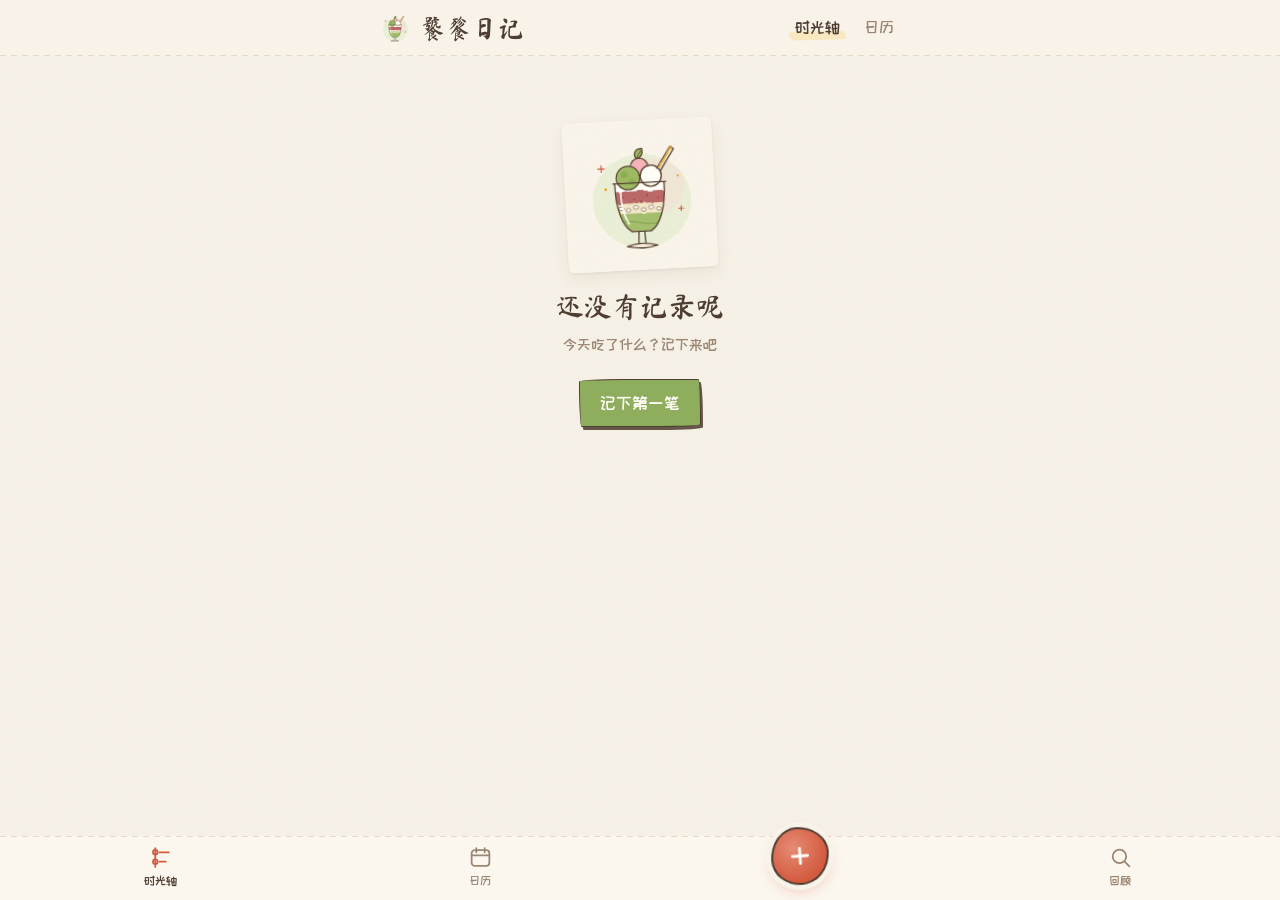
<file: parfait/index.html>
<!doctype html>
<html lang="zh-CN">
<head>
  <meta charset="utf-8">
  <meta name="viewport" content="width=device-width, initial-scale=1, viewport-fit=cover">
  <title>饕餮日记</title>
  <meta name="theme-color" content="#F8F3E9">
  <meta name="description" content="记录吃了什么、感受如何">
  <meta name="apple-mobile-web-app-capable" content="yes">
  <meta name="mobile-web-app-capable" content="yes">
  <meta name="apple-mobile-web-app-status-bar-style" content="default">
  <meta name="apple-mobile-web-app-title" content="饕餮日记">
  <link rel="manifest" href="manifest.webmanifest">
  <link rel="icon" href="icons/icon.svg" type="image/svg+xml">
  <link rel="apple-touch-icon" href="icons/apple-touch-icon.png">
  <link rel="preconnect" href="https://fonts.googleapis.com">
  <link rel="preconnect" href="https://fonts.gstatic.com" crossorigin>
  <link rel="stylesheet" href="https://fonts.googleapis.com/css2?family=Caveat:wght@500;700&family=Ma+Shan+Zheng&family=ZCOOL+KuaiLe&display=swap">
  <link rel="stylesheet" href="css/app.css">
</head>
<body>
  <header class="topbar"><div class="topbar-inner" id="topbar"></div></header>

  <main id="view" class="view"></main>

  <nav class="tabbar" aria-label="主导航">
    <a href="#/timeline" data-tab="timeline" data-reset>
      <svg viewBox="0 0 24 24" aria-hidden="true"><path d="M7 3v18"/><circle cx="7" cy="7" r="2.2"/><circle cx="7" cy="16" r="2.2"/><path d="M11 7h9M11 16h6"/></svg>
      <span>时光轴</span>
    </a>
    <a href="#/calendar" data-tab="calendar" data-reset>
      <svg viewBox="0 0 24 24" aria-hidden="true"><rect x="3.5" y="5" width="17" height="15" rx="3"/><path d="M3.5 10h17M8 3v4M16 3v4"/></svg>
      <span>日历</span>
    </a>
    <a href="#/new" data-tab="new" class="tab-add" aria-label="新增记录">
      <span class="tab-add-btn"><svg viewBox="0 0 24 24" aria-hidden="true"><path d="M12 5v14M5 12h14"/></svg></span>
    </a>
    <a href="#/review" data-tab="review" data-reset>
      <svg viewBox="0 0 24 24" aria-hidden="true"><circle cx="11" cy="11" r="6.5"/><path d="M16 16l4.5 4.5"/></svg>
      <span>回顾</span>
    </a>
  </nav>

  <div id="toast" class="toast" role="status" aria-live="polite"></div>

  <script type="module" src="js/app.js"></script>
</body>
</html>
</file>
<file: parfait/css/app.css>
/* 饕餮日记 · 水彩手帐风 */
:root {
  --paper: #F8F3E9;
  --sheet: #FFFDF8;
  --ink: #4E3D31;
  --ink2: #9A8673;
  --line: #E6DAC6;
  --matcha: #8FAE5D;
  --matcha-l: #E6EED3;
  --bean: #A9524F;
  --bean-l: #F5E2DE;
  --shu: #D35A3F;          /* 朱红：印章、强调 */
  --sky: #6F9CC0;
  --sky-l: #E1ECF4;
  --ochre: #E0A93B;
  --ochre-l: #F8E7BF;
  --star: #E5A631;

  --f-brush: 'Ma Shan Zheng', 'STKaiti', 'KaiTi', serif;
  --f-hand: 'ZCOOL KuaiLe', 'Caveat', -apple-system, 'PingFang SC', sans-serif;
  --f-num: 'Caveat', 'ZCOOL KuaiLe', -apple-system, sans-serif;
  --f-body: -apple-system, BlinkMacSystemFont, 'PingFang SC', 'Hiragino Sans GB', 'Noto Sans SC', 'Microsoft YaHei', sans-serif;

  --sketch: 255px 15px 225px 15px / 15px 225px 15px 255px;  /* 手绘感圆角 */
  --sheet-shadow: 0 1px 2px rgba(80, 60, 40, .08), 0 6px 16px rgba(80, 60, 40, .07);
  --nav-h: 64px;
  --safe-b: env(safe-area-inset-bottom, 0px);
  --safe-t: env(safe-area-inset-top, 0px);
  color-scheme: light;
}

* { box-sizing: border-box; -webkit-tap-highlight-color: transparent; }
html { -webkit-text-size-adjust: 100%; }
body {
  margin: 0;
  color: var(--ink);
  font-family: var(--f-body);
  font-size: 15px;
  line-height: 1.6;
  min-height: 100dvh;
  background-color: var(--paper);
  background-image: url("data:image/svg+xml,%3Csvg xmlns='http://www.w3.org/2000/svg' width='220' height='220'%3E%3Cfilter id='n'%3E%3CfeTurbulence type='fractalNoise' baseFrequency='.85' numOctaves='2' stitchTiles='stitch'/%3E%3CfeColorMatrix values='0 0 0 0 .45 0 0 0 0 .36 0 0 0 0 .25 0 0 0 .07 0'/%3E%3C/filter%3E%3Crect width='100%25' height='100%25' filter='url(%23n)'/%3E%3C/svg%3E");
}
a { color: inherit; text-decoration: none; }
button, input, textarea, select { font: inherit; color: inherit; }
button { cursor: pointer; border: 0; background: none; padding: 0; }
img { display: block; }
.muted { color: var(--ink2); }

/* ---------- 顶栏 ---------- */
.topbar {
  position: sticky; top: 0; z-index: 20;
  background: rgba(248, 243, 233, .93);
  backdrop-filter: blur(8px); -webkit-backdrop-filter: blur(8px);
  padding-top: var(--safe-t);
}
.topbar::after {  /* 虚线缝线 */
  content: ''; position: absolute; left: 0; right: 0; bottom: 0; height: 1px;
  background: repeating-linear-gradient(90deg, var(--line) 0 6px, transparent 6px 11px);
}
.topbar-inner {
  max-width: 560px; margin: 0 auto; height: 56px;
  display: flex; align-items: center; justify-content: space-between; gap: 8px;
  padding: 0 16px;
}
.brand { display: flex; align-items: center; gap: 6px; font-family: var(--f-brush); font-size: 26px; line-height: 1; }
.brand img { width: 38px; height: 38px; border-radius: 10px; }
.topbar-title { flex: 1; text-align: center; font-family: var(--f-hand); font-size: 18px; white-space: nowrap; overflow: hidden; text-overflow: ellipsis; }
.topbar-right { min-width: 44px; display: flex; justify-content: flex-end; }
.icon-btn {
  min-width: 44px; height: 44px; border-radius: 50%; display: grid; place-items: center;
  font-size: 30px; line-height: 1; color: var(--ink); font-family: var(--f-num);
}
.icon-btn:active { background: rgba(154, 134, 115, .12); }
.text-btn { font-family: var(--f-hand); font-size: 17px; color: var(--shu); padding: 10px 6px; }

/* 切换：荧光笔划线标出当前项 */
.seg { display: inline-flex; gap: 4px; }
.seg > * {
  position: relative; padding: 6px 10px; font-family: var(--f-hand); font-size: 16px; color: var(--ink2); white-space: nowrap;
}
.seg > .on { color: var(--ink); }
.seg > .on::before {
  content: ''; position: absolute; left: 4px; right: 4px; bottom: 7px; height: 9px; z-index: -1;
  background: var(--ochre-l); border-radius: 3px 8px 4px 9px; transform: rotate(-1.5deg);
}
.seg > * { z-index: 0; }

/* ---------- 主体 ---------- */
.view {
  max-width: 560px; margin: 0 auto;
  padding: 16px 16px calc(var(--nav-h) + var(--safe-b) + 28px);
}
body.is-form .view { padding-bottom: calc(92px + var(--safe-b)); }

/* ---------- 底部导航 ---------- */
.tabbar {
  position: fixed; left: 0; right: 0; bottom: 0; z-index: 30;
  display: flex; justify-content: space-around; align-items: center;
  height: calc(var(--nav-h) + var(--safe-b)); padding-bottom: var(--safe-b);
  background: rgba(251, 247, 239, .96);
  backdrop-filter: blur(8px); -webkit-backdrop-filter: blur(8px);
}
.tabbar::before {
  content: ''; position: absolute; left: 0; right: 0; top: 0; height: 1px;
  background: repeating-linear-gradient(90deg, var(--line) 0 6px, transparent 6px 11px);
}
body.is-form .tabbar { display: none; }
.tabbar a {
  flex: 1; height: 100%; display: flex; flex-direction: column; align-items: center; justify-content: center; gap: 1px;
  color: var(--ink2); font-family: var(--f-hand); font-size: 12px;
}
.tabbar a svg { width: 25px; height: 25px; fill: none; stroke: currentColor; stroke-width: 1.7; stroke-linecap: round; stroke-linejoin: round; }
.tabbar a.on { color: var(--ink); }
.tabbar a.on svg { stroke: var(--shu); }
.tab-add-btn {
  width: 58px; height: 58px; margin-top: -24px;
  border-radius: 46% 54% 50% 50% / 55% 45% 55% 45%;
  background: radial-gradient(circle at 38% 34%, #E58B74, var(--shu) 70%);
  border: 2px solid var(--ink);
  display: grid; place-items: center;
  box-shadow: 0 0 0 5px var(--paper), 0 6px 14px rgba(211, 90, 63, .3);
  transform: rotate(-4deg);
}
.tab-add-btn svg { stroke: #FFFDF8 !important; stroke-width: 2.6 !important; width: 26px !important; height: 26px !important; }
.tab-add:active .tab-add-btn { transform: rotate(-4deg) scale(.93); }

/* ---------- 通用 ---------- */
.card { background: var(--sheet); border-radius: 4px; box-shadow: var(--sheet-shadow); }
.btn {
  display: inline-flex; align-items: center; justify-content: center; gap: 6px;
  min-height: 48px; padding: 0 20px; font-family: var(--f-hand); font-size: 17px;
  background: var(--sheet); color: var(--ink);
  border: 1.8px solid var(--ink); border-radius: var(--sketch);
}
.btn.primary { background: var(--matcha); color: #FFFDF8; border-color: var(--ink); box-shadow: 2px 3px 0 rgba(78, 61, 49, .85); }
.btn.danger { color: var(--shu); border-color: var(--shu); }
.btn.ghost { background: var(--sheet); }
.btn:active { transform: translate(1px, 2px); box-shadow: none; }
.btn[disabled] { opacity: .5; pointer-events: none; }

.stars { display: inline-flex; line-height: 1; color: #E6DCCB; font-style: normal; }
.stars i { font-style: normal; }
.stars i.on { color: var(--star); }
.stars.xs { font-size: 8px; }
.stars.sm { font-size: 14px; }
.stars.lg { font-size: 24px; }

/* 类型：印章 */
.tag-type {
  display: inline-block; font-family: var(--f-hand); font-size: 12px; line-height: 1.35;
  padding: 1px 6px; border: 1.5px solid currentColor; border-radius: 3px; white-space: nowrap;
  transform: rotate(-3deg); background: rgba(255, 253, 248, .6);
}
.t-order.tag-type { color: var(--sky); }
.t-special.tag-type { color: var(--shu); }
.t-trial.tag-type { color: #6E9440; }

/* 分类：水彩色块底的小标签 */
.tag-cat {
  display: inline-block; font-family: var(--f-hand); font-size: 12px; line-height: 1.5; padding: 0 8px;
  border-radius: 46% 54% 50% 50% / 55% 45% 55% 45%; white-space: nowrap; color: var(--ink);
}
.c-dessert.tag-cat { background: rgba(243, 179, 184, .55); }
.c-meal.tag-cat { background: rgba(224, 169, 59, .38); }
.type-pick.cat-pick { grid-template-columns: repeat(2, 1fr); }
.cat-pick button { min-height: 54px; font-size: 18px; }
.type-pick button.on.c-dessert { color: var(--ink); border-color: var(--ink); background: rgba(243, 179, 184, .45); }
.type-pick button.on.c-meal { color: var(--ink); border-color: var(--ink); background: rgba(224, 169, 59, .35); }
.d-tags { display: inline-flex; align-items: center; gap: 8px; }

.chip {
  display: inline-flex; align-items: center; gap: 4px;
  padding: 6px 13px; font-family: var(--f-hand); font-size: 14px;
  background: var(--sheet); color: var(--ink); white-space: nowrap;
  border: 1.5px solid var(--line); border-radius: var(--sketch);
}
.chip.on { background: var(--ochre-l); border-color: var(--ink); }
.chip.sm { padding: 3px 10px; font-size: 13px; }
.chip.new { border-style: dashed; border-color: var(--shu); color: var(--shu); }

/* ---------- 空状态 ---------- */
.empty { text-align: center; padding: 48px 20px; }
.empty img { width: 150px; height: 150px; margin: 0 auto 10px; border-radius: 6px; transform: rotate(-3deg); box-shadow: var(--sheet-shadow); }
.empty h2 { margin: 14px 0 4px; font-family: var(--f-brush); font-weight: 400; font-size: 28px; }
.empty p { margin: 0 0 22px; color: var(--ink2); font-family: var(--f-hand); }

/* ---------- 时光轴 ---------- */
.tl { position: relative; padding: 4px 0 8px; }
.tl::before {  /* 手帐缝线 */
  content: ''; position: absolute; left: 22px; top: 24px; bottom: 30px; width: 2px;
  background: repeating-linear-gradient(to bottom, var(--ink2) 0 7px, transparent 7px 13px);
  opacity: .55;
}
.tl-month { position: relative; display: flex; align-items: center; gap: 10px; padding: 14px 0 10px 52px; min-height: 76px; }
.tl-month::before {  /* 大刻度 */
  content: ''; position: absolute; left: 8px; top: 50%; width: 30px; height: 4px; margin-top: -2px;
  background: var(--ink); border-radius: 2px 4px 3px 2px; transform: rotate(-2deg);
}
.tl-month-label { position: relative; z-index: 0; }
.tl-month-label::before {  /* 水彩色块 */
  content: ''; position: absolute; z-index: -1; left: -10px; top: 0; width: 86px; height: 58px;
  border-radius: 58% 42% 55% 45% / 50% 60% 40% 50%;
  background: radial-gradient(ellipse at 40% 45%, rgba(143, 174, 93, .38), rgba(143, 174, 93, .16) 65%, transparent 72%);
}
.tl-month-label b { font-family: 'Caveat', var(--f-brush); font-weight: 700; font-size: 46px; line-height: 1; }
.tl-month-label span { font-family: var(--f-num); font-size: 20px; color: var(--ink2); margin-left: 4px; }
.tl-month-count {  /* 圆形贴纸，像价格标签 */
  margin-left: auto; margin-right: 6px; width: 62px; height: 62px; border-radius: 50%;
  display: flex; flex-direction: column; align-items: center; justify-content: center; line-height: 1;
  background: radial-gradient(circle at 38% 36%, #F7DB95, #EDBE5C 62%, #E4AE45);
  font-family: var(--f-hand); color: var(--ink); transform: rotate(-8deg);
  box-shadow: inset 0 0 0 1px rgba(78, 61, 49, .15);
}
.tl-month-count small { font-size: 11px; }
.tl-month-count b { font-family: var(--f-num); font-size: 28px; font-weight: 700; margin: -1px 0 -3px; }
.tl-month-none { margin-left: auto; font-family: var(--f-hand); font-size: 13px; color: var(--ink2); }
.tl-month.empty { min-height: 56px; }
.tl-month.empty::before { background: var(--ink2); width: 22px; left: 12px; }
.tl-month.empty .tl-month-label b { font-size: 30px; color: var(--ink2); }
.tl-month.empty .tl-month-label::before { display: none; }

.tl-now { position: relative; padding: 4px 0 4px 52px; font-family: var(--f-hand); font-size: 14px; color: var(--shu); }
.tl-now-dot {
  position: absolute; left: 15px; top: 50%; width: 16px; height: 16px; margin-top: -8px;
  border-radius: 48% 52% 45% 55%; background: var(--shu); border: 2px solid var(--ink);
}

.tl-item { position: relative; display: block; padding: 7px 0 7px 52px; }
.tl-dot {
  position: absolute; left: 14px; top: 50%; margin-top: -9px;
  width: 18px; height: 18px; border-radius: 52% 48% 55% 45%; border: 2px solid var(--ink);
  background: var(--sky);
}
.tl-dot.t-special { background: var(--shu); }
.tl-dot.t-trial { background: var(--matcha); }
.tl-item.flash .row-card { animation: flash 1.8s ease; }
@keyframes flash { 0%, 40% { box-shadow: 0 0 0 3px var(--ochre); } 100% { box-shadow: var(--sheet-shadow); } }

.row-card { display: flex; gap: 14px; padding: 12px 12px 12px 14px; align-items: center; }
.row-card:active { transform: scale(.985); }
.thumb-wrap {  /* 拍立得 + 纸胶带 */
  position: relative; flex: none; padding: 4px 4px 9px; background: #fff;
  box-shadow: 0 1px 3px rgba(80, 60, 40, .22); transform: rotate(-2.5deg);
}
.tl-item:nth-of-type(even) .thumb-wrap, .results a:nth-child(even) .thumb-wrap { transform: rotate(2deg); }
.thumb-wrap::before {
  content: ''; position: absolute; z-index: 1; top: -8px; left: 50%; width: 40px; height: 15px; opacity: .8;
  transform: translateX(-50%) rotate(5deg);
  background: repeating-linear-gradient(90deg, rgba(111, 156, 192, .55) 0 5px, rgba(255, 255, 255, .5) 5px 9px);
}
.thumb-wrap.t-special::before { background: repeating-linear-gradient(45deg, rgba(211, 90, 63, .5) 0 4px, rgba(255, 255, 255, .55) 4px 8px); }
.thumb-wrap.t-trial::before { background: radial-gradient(circle, rgba(143, 174, 93, .75) 2px, transparent 2.5px) 0 0 / 7px 7px, rgba(230, 238, 211, .8); }
.thumb { width: 64px; height: 64px; object-fit: cover; background: var(--paper); }
.thumb-empty { object-fit: contain; }
.row-body { flex: 1; min-width: 0; }
.row-name { font-family: var(--f-hand); font-size: 18px; line-height: 1.35; white-space: nowrap; overflow: hidden; text-overflow: ellipsis; }
.row-meta { display: flex; align-items: center; gap: 8px; margin: 4px 0 2px; flex-wrap: wrap; }
.row-date { font-family: var(--f-num); font-size: 16px; color: var(--ink2); line-height: 1.3; }
.row-snippet { font-size: 13px; color: var(--ink2); margin-top: 4px; display: -webkit-box; -webkit-line-clamp: 2; -webkit-box-orient: vertical; overflow: hidden; }

.tl-break { position: relative; padding: 16px 0 16px 52px; }
.tl-break::before { content: ''; position: absolute; left: 16px; top: 0; bottom: 0; width: 14px; background: var(--paper); }
.tl-break::after { content: '～'; position: absolute; left: 12px; top: 50%; transform: translateY(-50%) rotate(90deg); color: var(--ink2); font-size: 20px; }
.tl-break span {
  display: inline-block; font-family: var(--f-hand); font-size: 13px; color: var(--ink2);
  padding: 4px 14px; background: rgba(230, 218, 198, .55); transform: rotate(-1deg);
}
.tl-start { position: relative; padding: 20px 0 0 52px; font-family: var(--f-hand); font-size: 14px; color: var(--ink2); }
.tl-start::before {
  content: ''; position: absolute; left: 14px; top: 22px; width: 18px; height: 18px;
  border: 2px solid var(--ink2); border-radius: 50%; background: var(--paper);
}

/* ---------- 日历 ---------- */
.cal-head { display: flex; align-items: center; justify-content: space-between; }
.cal-head h2 { margin: 0; font-family: 'Caveat', var(--f-brush); font-weight: 700; font-size: 34px; line-height: 1.2; }
.cal-sub { text-align: center; font-family: var(--f-hand); font-size: 14px; color: var(--ink2); margin: 2px 0 14px; }
.cal-sub b { color: var(--shu); font-family: var(--f-num); font-size: 20px; }
.cal-week, .cal-grid { display: grid; grid-template-columns: repeat(7, 1fr); gap: 5px; }
.cal-week { font-family: var(--f-hand); font-size: 13px; color: var(--ink2); text-align: center; margin-bottom: 6px; }
.cal-week span:nth-child(n+6) { color: var(--shu); }
.cal-cell { display: flex; flex-direction: column; align-items: stretch; gap: 3px; min-width: 0; }
.cal-box {
  position: relative; aspect-ratio: 1; background: var(--sheet); overflow: hidden;
  display: grid; place-items: center; border-radius: 3px;
  box-shadow: inset 0 0 0 1px var(--line);
}
.cal-box img { position: absolute; inset: 0; width: 100%; height: 100%; object-fit: cover; }
.cal-num { position: absolute; left: 4px; top: 1px; font-family: var(--f-num); font-size: 16px; line-height: 1.2; color: var(--ink2); }
.cal-cell.has .cal-box { box-shadow: 0 1px 3px rgba(80, 60, 40, .25); border: 2.5px solid #fff; }
.cal-cell.has .cal-num { color: var(--ink); background: rgba(255, 253, 248, .85); border-radius: 0 0 6px 0; left: 0; top: 0; padding: 0 4px; }
.cal-noimg { width: 60%; height: 60%; border-radius: 55% 45% 50% 50% / 45% 55% 45% 55%; background: radial-gradient(circle at 40% 40%, rgba(143, 174, 93, .55), rgba(143, 174, 93, .25) 70%); }
.cal-badge {  /* 小印章 */
  position: absolute; right: 2px; top: 2px; min-width: 18px; height: 18px; padding: 0 4px; border-radius: 50%;
  background: rgba(255, 253, 248, .92); color: var(--shu); border: 1.5px solid var(--shu);
  font-family: var(--f-num); font-size: 14px; font-weight: 700; display: grid; place-items: center; line-height: 1;
  transform: rotate(-10deg);
}
.cal-cell.today .cal-box::after {
  content: ''; position: absolute; inset: 3px; border: 2px solid var(--ochre);
  border-radius: 50% 45% 55% 48% / 48% 55% 45% 52%; pointer-events: none;
}
.cal-cell.sel .cal-box { outline: 2.5px solid var(--ink); outline-offset: 1px; }
.cal-stars { height: 10px; display: flex; justify-content: center; }
.cal-cell.blank { visibility: hidden; }
.cal-day { margin-top: 22px; }
.cal-day h3 { margin: 0 0 12px; font-family: var(--f-hand); font-weight: 400; font-size: 17px; display: flex; justify-content: space-between; align-items: center; }
.cal-day .list { display: grid; gap: 12px; }
.cal-tip { text-align: center; font-family: var(--f-hand); font-size: 13px; color: var(--ink2); margin-top: 16px; }

/* ---------- 新增 / 编辑：一页手帐纸 ---------- */
.form {
  display: grid; gap: 18px; background: var(--sheet); padding: 18px 16px 22px;
  border-radius: 4px; box-shadow: var(--sheet-shadow); position: relative;
}
.form::before {  /* 顶部纸胶带 */
  content: ''; position: absolute; top: -9px; left: 50%; width: 92px; height: 20px; transform: translateX(-50%) rotate(-2deg);
  background: repeating-linear-gradient(90deg, rgba(224, 169, 59, .5) 0 6px, rgba(255, 255, 255, .5) 6px 11px);
}
.photo-strip { display: flex; gap: 12px; overflow-x: auto; padding: 8px 4px 8px; scrollbar-width: none; }
.photo-strip::-webkit-scrollbar { display: none; }
.photo-item, .photo-add { position: relative; flex: none; width: 96px; height: 106px; }
.photo-item { background: #fff; padding: 4px 4px 12px; box-shadow: 0 1px 4px rgba(80, 60, 40, .25); transform: rotate(-2deg); }
.photo-item:nth-child(even) { transform: rotate(2deg); }
.photo-item img { width: 100%; height: 100%; object-fit: cover; }
.photo-item .rm {
  position: absolute; top: -8px; right: -8px; width: 28px; height: 28px; border-radius: 50%;
  background: var(--sheet); color: var(--ink); border: 1.5px solid var(--ink); font-size: 17px; line-height: 1; display: grid; place-items: center;
}
.photo-item.loading { display: grid; place-items: center; font-family: var(--f-hand); font-size: 12px; color: var(--ink2); }
.photo-add {
  display: flex; flex-direction: column; align-items: center; justify-content: center; gap: 4px;
  border: 2px dashed var(--ink2); border-radius: 6px; color: var(--ink2); font-family: var(--f-hand); font-size: 13px; cursor: pointer;
  background: rgba(230, 238, 211, .35);
}
.photo-add .ico { width: 34px; height: 34px; fill: none; stroke: currentColor; stroke-width: 1.8; stroke-linejoin: round; }
.photo-add input { position: absolute; width: 1px; height: 1px; opacity: 0; }

/* 输入框 = 横线本 */
.in {
  width: 100%; border: 0; border-bottom: 1.5px dashed var(--ink2); background: transparent; border-radius: 0;
  padding: 10px 4px; font-size: 16px; outline: none; min-height: 46px;
}
.in:focus { border-bottom: 1.5px solid var(--ink); }
.in.big { font-family: var(--f-hand); font-size: 24px; padding: 8px 4px; border-bottom-width: 2px; }
textarea.in {
  resize: none; min-height: 96px; border: 0; padding: 0 4px;
  line-height: 32px;
  background: repeating-linear-gradient(to bottom, transparent 0 31px, var(--line) 31px 32px);
  background-attachment: local;
}
textarea.in:focus { border: 0; background: repeating-linear-gradient(to bottom, transparent 0 31px, #D6C6AC 31px 32px); }
.in::placeholder { color: #C6B49F; }
.field { display: grid; gap: 4px; }
.field-label { font-family: var(--f-hand); font-size: 15px; padding-left: 2px; position: relative; justify-self: start; z-index: 0; }
.field-label::before {  /* 荧光笔底色 */
  content: ''; position: absolute; z-index: -1; left: -4px; right: -4px; bottom: 2px; height: 9px;
  background: var(--matcha-l); border-radius: 3px 8px 4px 9px; transform: rotate(-1deg);
}
.field-label em { font-style: normal; font-size: 12px; color: var(--ink2); margin-left: 4px; }
.row2 { display: grid; grid-template-columns: 1.5fr 1fr; gap: 14px; }
.row2 .in { font-size: 15px; }
.price-wrap { position: relative; }
.price-wrap span { position: absolute; left: 4px; top: 50%; transform: translateY(-50%); color: var(--ink2); font-family: var(--f-num); font-size: 20px; }
.price-wrap .in { padding-left: 22px; }

.type-pick { display: grid; grid-template-columns: repeat(3, 1fr); gap: 10px; }
.type-pick button {
  min-height: 50px; font-family: var(--f-hand); font-size: 16px; color: var(--ink2);
  border: 1.6px dashed var(--line); border-radius: 4px; background: transparent;
}
.type-pick button.on { border-style: solid; border-width: 2px; transform: rotate(-2deg); background: rgba(255, 253, 248, .9); }
.type-pick button.on.t-order { color: var(--sky); border-color: var(--sky); background: var(--sky-l); }
.type-pick button.on.t-special { color: var(--shu); border-color: var(--shu); background: var(--bean-l); }
.type-pick button.on.t-trial { color: #6E9440; border-color: var(--matcha); background: var(--matcha-l); }

.star-pick { display: flex; align-items: center; gap: 0; padding: 2px 0; }
.star-pick button { font-size: 38px; width: 48px; height: 52px; color: #E6DCCB; line-height: 1; }
.star-pick button.on { color: var(--star); }
.star-pick button:active { transform: scale(1.15) rotate(-8deg); }
.star-label { margin-left: auto; font-family: var(--f-hand); font-size: 16px; color: var(--ink2); white-space: nowrap; }


.actionbar {
  position: fixed; left: 0; right: 0; bottom: 0; z-index: 30;
  padding: 10px 16px calc(10px + var(--safe-b));
  background: rgba(251, 247, 239, .96);
  backdrop-filter: blur(8px); -webkit-backdrop-filter: blur(8px);
}
.actionbar::before {
  content: ''; position: absolute; left: 0; right: 0; top: 0; height: 1px;
  background: repeating-linear-gradient(90deg, var(--line) 0 6px, transparent 6px 11px);
}
.actionbar-inner { max-width: 528px; margin: 0 auto; display: grid; grid-template-columns: 1fr 2.2fr; gap: 12px; }
.actionbar .btn { min-height: 54px; font-size: 19px; }

/* ---------- 详情 ---------- */
.gallery-wrap { position: relative; background: #fff; padding: 8px 8px 26px; box-shadow: 0 2px 8px rgba(80, 60, 40, .18); transform: rotate(-1deg); margin: 10px 4px 0; }
.gallery-wrap::before, .gallery-wrap::after {
  content: ''; position: absolute; z-index: 2; top: -10px; width: 80px; height: 22px; opacity: .85;
  background: repeating-linear-gradient(90deg, rgba(111, 156, 192, .5) 0 6px, rgba(255, 255, 255, .5) 6px 11px);
}
.gallery-wrap::before { left: -14px; transform: rotate(-32deg); top: 4px; }
.gallery-wrap::after { right: -14px; transform: rotate(30deg); top: 4px; background: repeating-linear-gradient(45deg, rgba(211, 90, 63, .45) 0 5px, rgba(255, 255, 255, .55) 5px 10px); }
.gallery { display: flex; overflow-x: auto; scroll-snap-type: x mandatory; gap: 8px; scrollbar-width: none; }
.gallery::-webkit-scrollbar { display: none; }
.gallery img { flex: none; width: 100%; aspect-ratio: 1; object-fit: cover; scroll-snap-align: center; background: var(--paper); cursor: zoom-in; }
.gallery-count { text-align: center; font-family: var(--f-hand); font-size: 12px; color: var(--ink2); margin-top: 10px; }
.d-head { padding: 18px 18px 16px; margin-top: 18px; position: relative; }
.d-head h1 { margin: 10px 0 6px; font-family: var(--f-brush); font-weight: 400; font-size: 34px; line-height: 1.25; word-break: break-word; }
.d-top { display: flex; align-items: center; justify-content: space-between; }
.d-price {
  font-family: var(--f-num); font-weight: 700; font-size: 22px; color: var(--ink);
  padding: 0 10px; background: radial-gradient(ellipse, var(--ochre-l) 55%, transparent 72%);
}
.d-rating { display: flex; align-items: center; gap: 8px; }
.d-rating span { font-family: var(--f-hand); font-size: 15px; color: var(--ink2); }
.d-date { font-family: var(--f-num); font-size: 18px; color: var(--ink2); margin-top: 6px; }
.d-sec { padding: 14px 18px 16px; margin-top: 14px; }
.d-sec h4 { margin: 0 0 4px; font-family: var(--f-hand); font-weight: 400; font-size: 15px; position: relative; display: inline-block; z-index: 0; }
.d-sec h4::before {
  content: ''; position: absolute; z-index: -1; left: -4px; right: -4px; bottom: 2px; height: 9px;
  background: var(--matcha-l); border-radius: 3px 8px 4px 9px; transform: rotate(-1deg);
}
.d-sec p {
  margin: 0; white-space: pre-wrap; word-break: break-word; line-height: 32px;
  background: repeating-linear-gradient(to bottom, transparent 0 31px, var(--line) 31px 32px);
}
.d-sec.thoughts h4::before { background: var(--ochre-l); }
.d-sec.thoughts p { font-size: 16px; }
.d-actions { display: grid; grid-template-columns: 2fr 1fr; gap: 12px; margin-top: 24px; }

.viewer { position: fixed; inset: 0; z-index: 100; background: rgba(40, 32, 25, .94); animation: fadein .15s; }
@keyframes fadein { from { opacity: 0; } }
.viewer-track { display: flex; height: 100%; overflow-x: auto; scroll-snap-type: x mandatory; scrollbar-width: none; }
.viewer-track::-webkit-scrollbar { display: none; }
.viewer-slide { flex: none; width: 100%; height: 100%; display: grid; place-items: center; scroll-snap-align: center; padding: 16px; }
.viewer-slide img { max-width: 100%; max-height: 100%; object-fit: contain; }
.viewer-close { position: absolute; top: calc(var(--safe-t) + 10px); right: 12px; width: 44px; height: 44px; border-radius: 50%; background: rgba(255, 255, 255, .15); color: #fff; font-size: 26px; }

/* ---------- 回顾 ---------- */
.stats { display: grid; grid-template-columns: repeat(3, 1fr); padding: 14px 6px 12px; text-align: center; }
.stats div + div { border-left: 1.5px dashed var(--line); }
.stats b { display: block; font-family: var(--f-num); font-size: 34px; font-weight: 700; color: var(--ink); line-height: 1.05; }
.stats div:nth-child(1) b { color: var(--shu); }
.stats div:nth-child(2) b { color: #6E9440; }
.stats div:nth-child(3) b { color: var(--star); }
.stats span { font-family: var(--f-hand); font-size: 13px; color: var(--ink2); }
.search { position: relative; margin-top: 16px; }
.search input { padding-left: 32px; }
.search::before { content: ''; position: absolute; left: 6px; top: 50%; width: 13px; height: 13px; margin-top: -9px; border: 1.8px solid var(--ink2); border-radius: 50%; }
.search::after { content: ''; position: absolute; left: 18px; top: 50%; width: 7px; height: 1.8px; margin-top: 5px; background: var(--ink2); transform: rotate(45deg); }
.filter-row { display: flex; align-items: center; gap: 6px; margin-top: 12px; overflow-x: auto; scrollbar-width: none; padding: 2px 0; }
.filter-row::-webkit-scrollbar { display: none; }
.filter-row .fl { font-family: var(--f-hand); font-size: 14px; color: var(--ink2); flex: none; width: 36px; }
.quick { display: flex; gap: 10px; margin-top: 14px; }
.quick .btn { flex: 1; min-height: 44px; font-size: 15px; }
.quick .btn:first-child { color: var(--star); border-color: var(--star); }
.sort-row { display: flex; align-items: center; justify-content: space-between; margin: 20px 0 10px; }
.sort-row .count { font-family: var(--f-hand); font-size: 14px; color: var(--ink2); }
.results { display: grid; gap: 12px; }
.no-result { text-align: center; font-family: var(--f-hand); color: var(--ink2); padding: 30px 0; }
.backup { margin-top: 30px; padding: 16px 18px; position: relative; }
.backup::before {
  content: ''; position: absolute; top: -8px; left: 18px; width: 70px; height: 18px; transform: rotate(-3deg);
  background: radial-gradient(circle, rgba(143, 174, 93, .75) 2px, transparent 2.5px) 0 0 / 7px 7px, rgba(230, 238, 211, .85);
}
.backup h3 { margin: 0 0 4px; font-family: var(--f-hand); font-weight: 400; font-size: 18px; }
.backup p { margin: 0 0 12px; font-size: 13px; color: var(--ink2); }
.backup .btns { display: grid; grid-template-columns: 1fr 1fr; gap: 10px; }
.backup .btns .btn { font-size: 15px; }
.backup .btns label { cursor: pointer; }
.backup .info { font-size: 12px; color: var(--ink2); margin-top: 12px; line-height: 1.7; }
.backup .install { width: 100%; margin-top: 10px; }

/* ---------- 提示 ---------- */
.toast {
  position: fixed; left: 50%; bottom: calc(var(--nav-h) + var(--safe-b) + 18px); z-index: 200;
  transform: translate(-50%, 20px) rotate(-1deg); opacity: 0; pointer-events: none;
  background: var(--sheet); color: var(--ink); border: 1.8px solid var(--ink); border-radius: var(--sketch);
  padding: 8px 18px; font-family: var(--f-hand); font-size: 15px; box-shadow: 2px 3px 0 rgba(78, 61, 49, .8);
  transition: .25s; white-space: nowrap; max-width: 90vw; overflow: hidden; text-overflow: ellipsis;
}
.toast.show { opacity: 1; transform: translate(-50%, 0) rotate(-1deg); }
body.is-form .toast { bottom: calc(96px + var(--safe-b)); }
</file>
